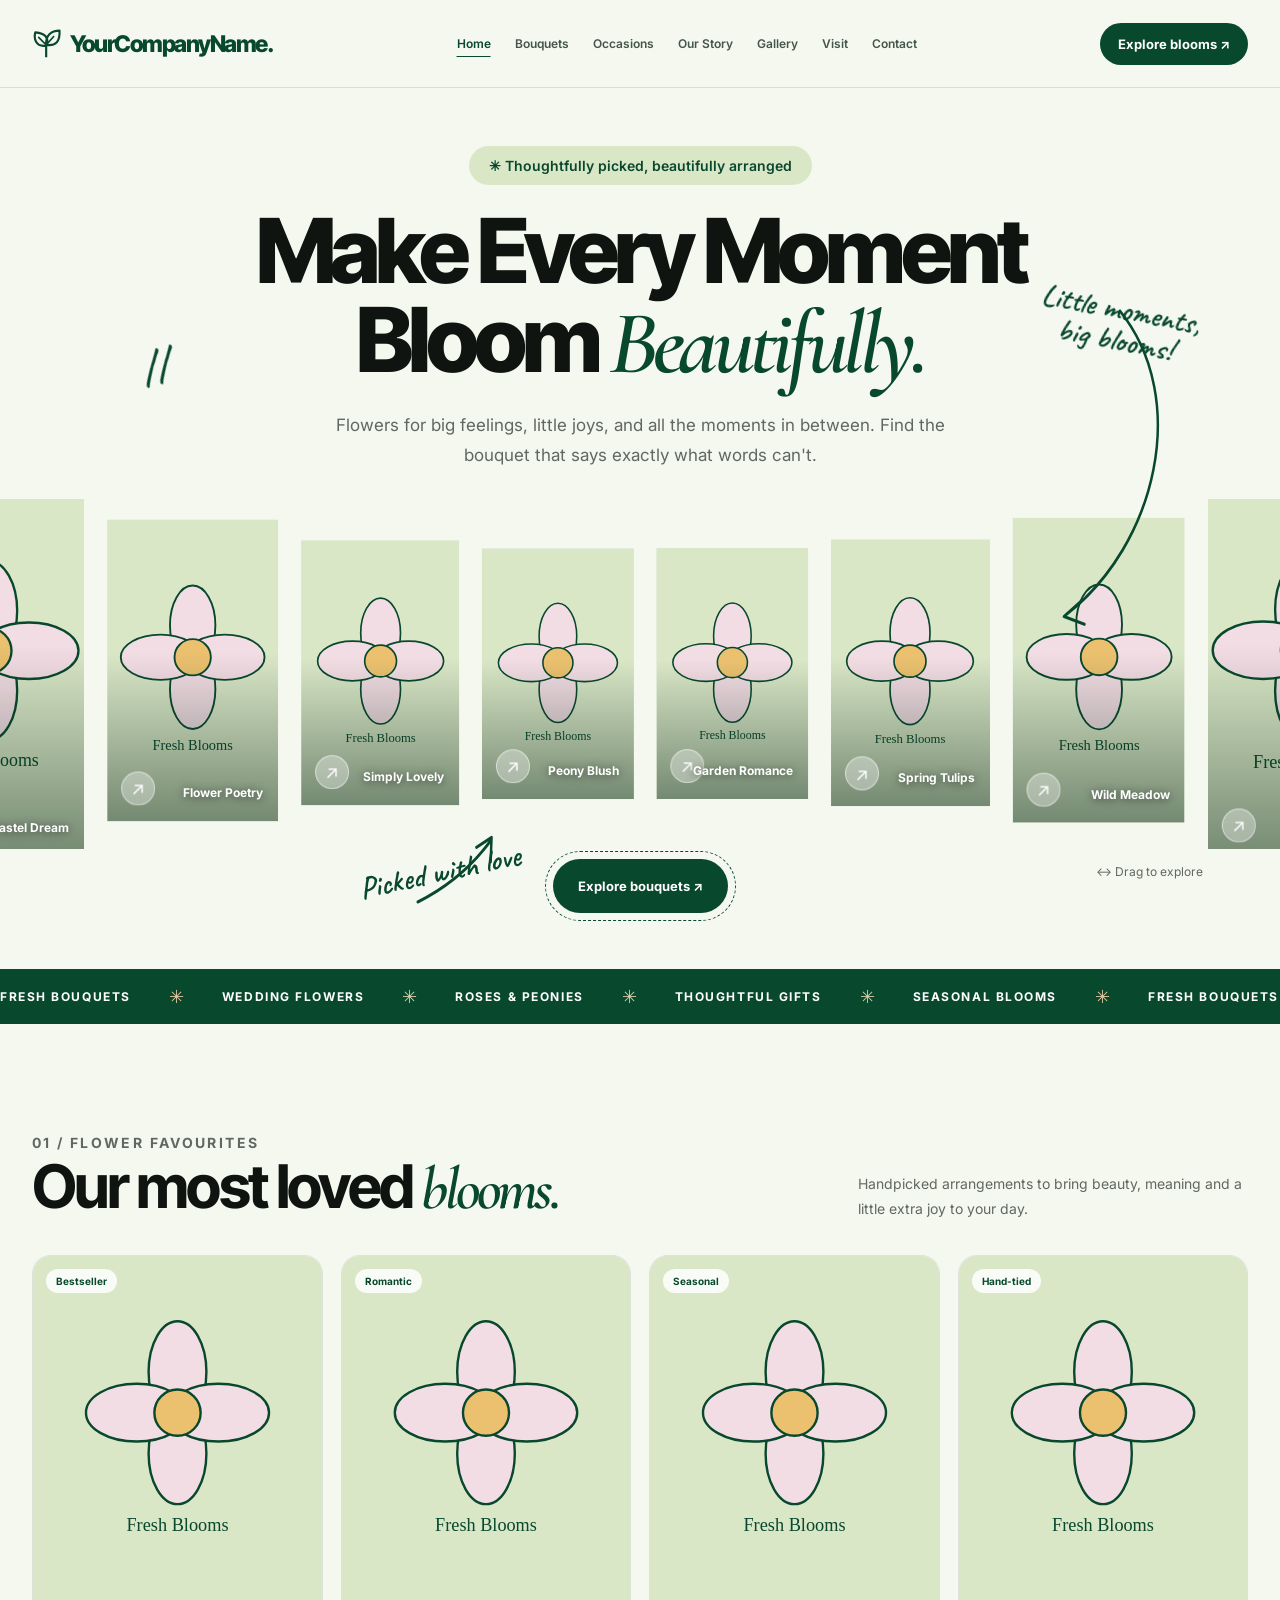
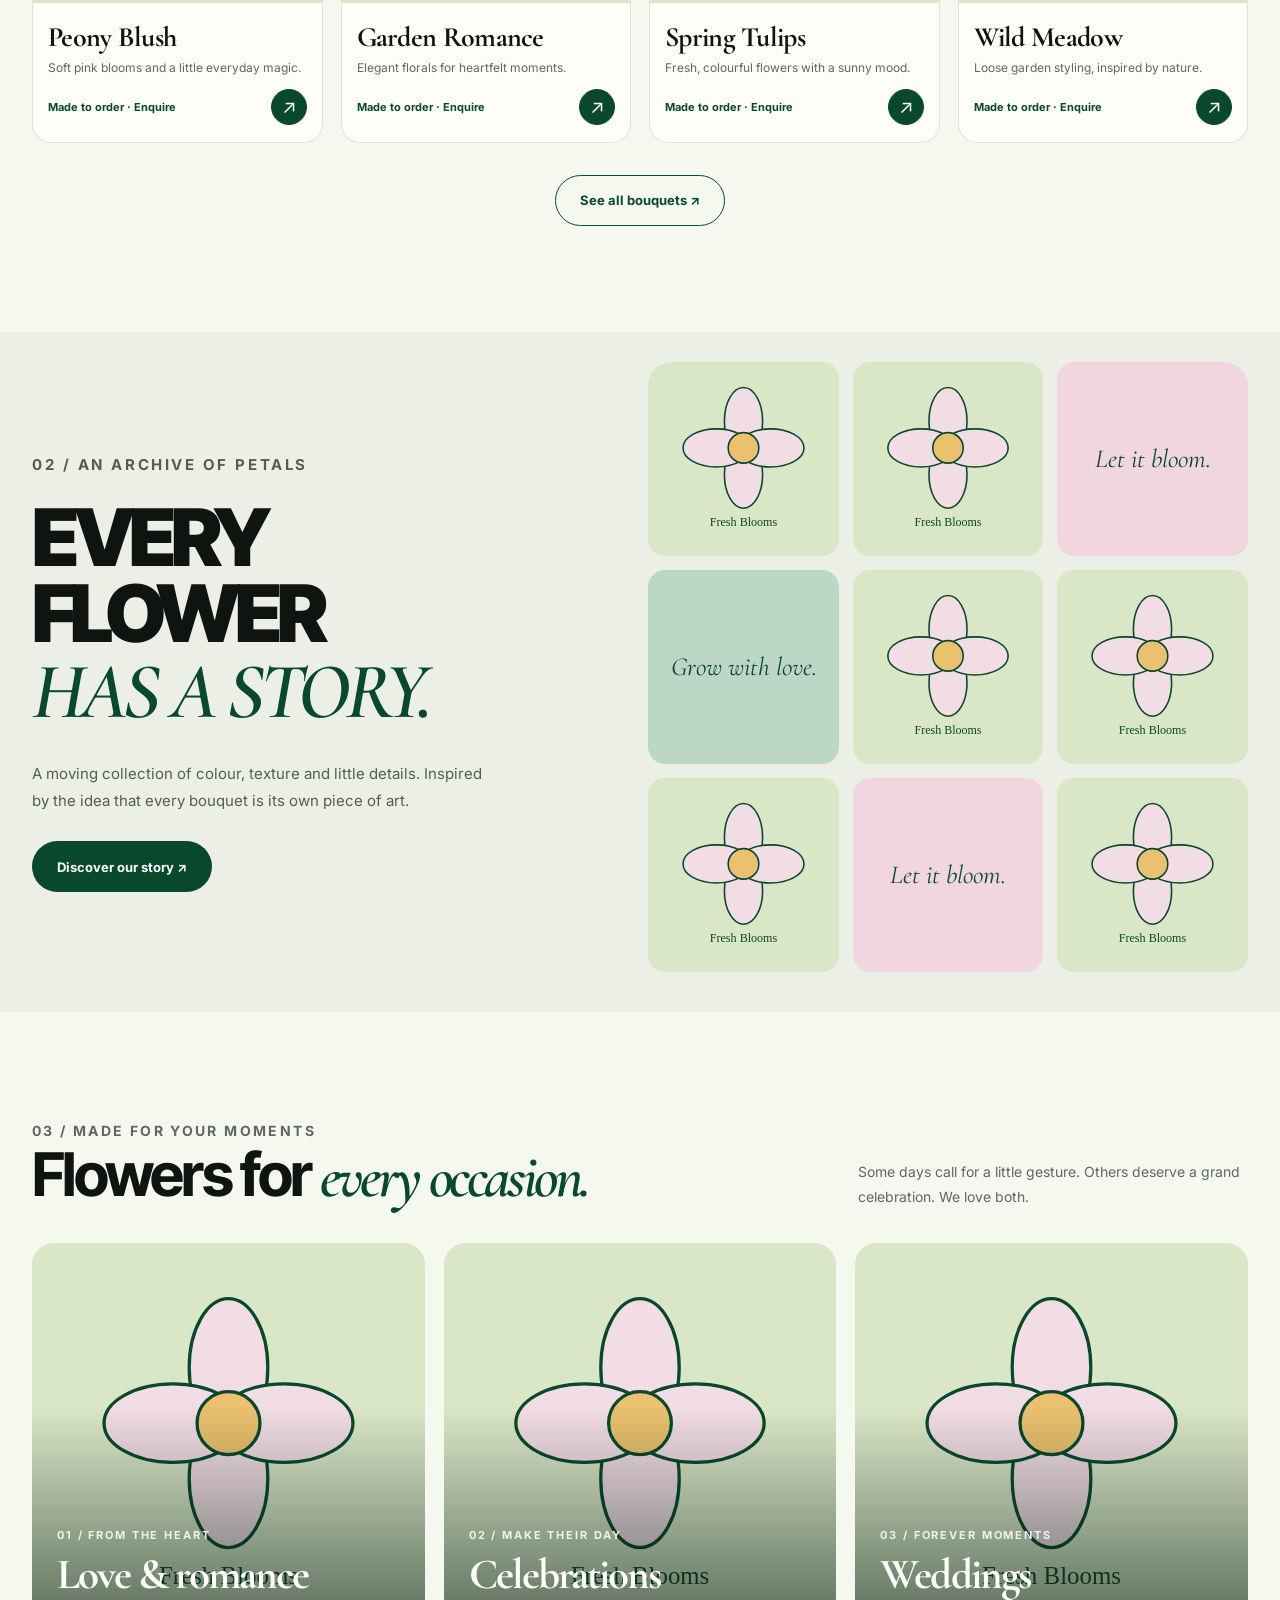
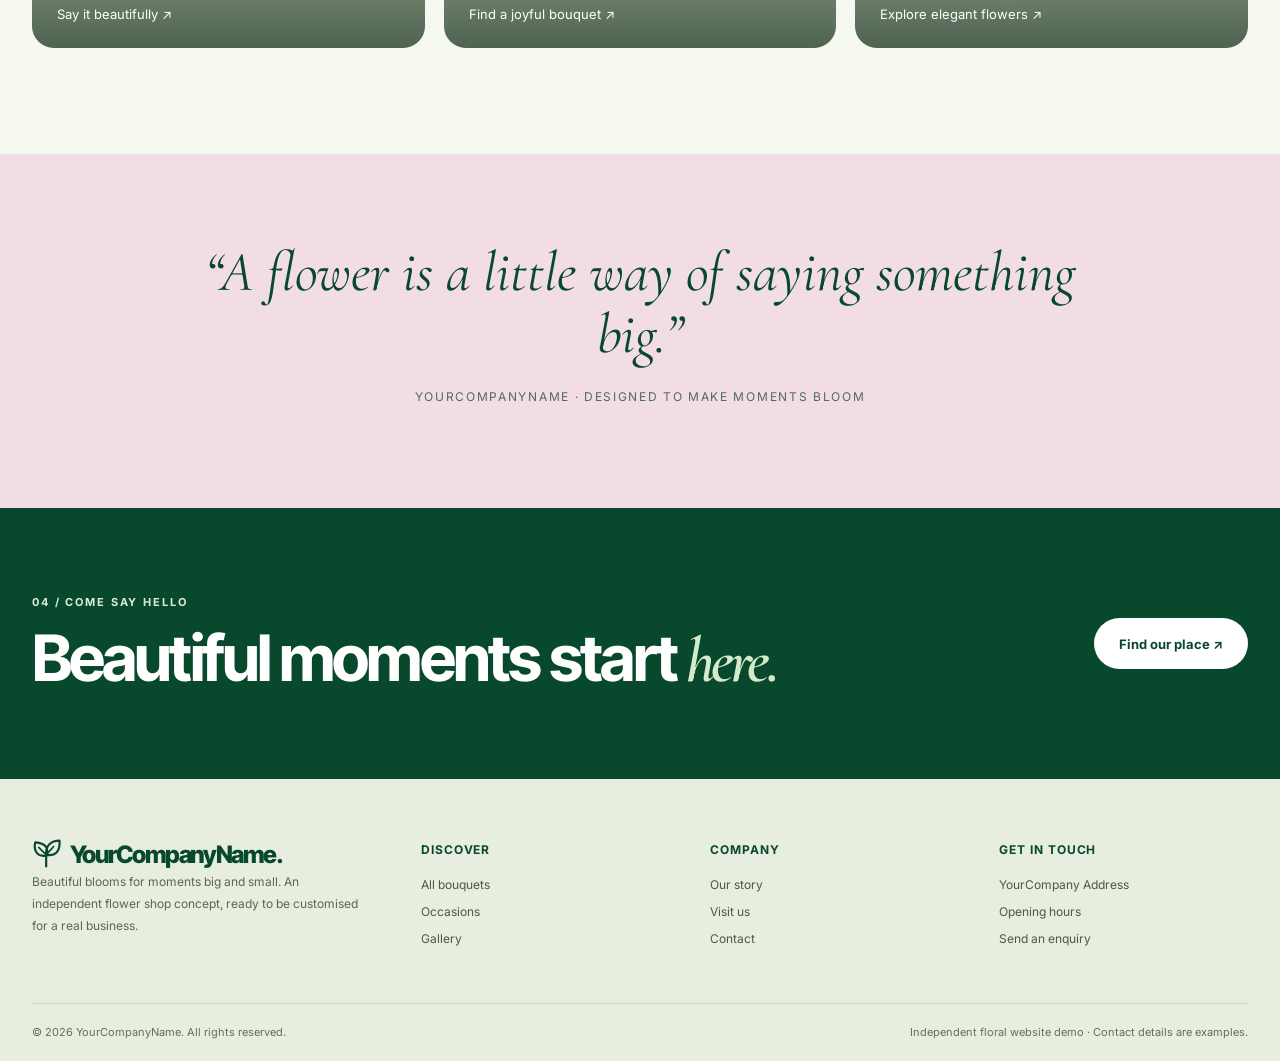
<file: index.html>
<!doctype html>
<html lang="en">
<head>
  <meta charset="utf-8">
  <meta name="viewport" content="width=device-width, initial-scale=1, viewport-fit=cover">
  <meta name="theme-color" content="#F5F8EF">
  <meta name="description" content="Discover flowers for life's little and big moments. Interactive floral boutique concept.">
  <title>Home | YourCompanyName Flowers</title>

  <link rel="preconnect" href="https://fonts.googleapis.com">
  <link rel="preconnect" href="https://fonts.gstatic.com" crossorigin>
  <link rel="preconnect" href="https://images.unsplash.com">
  <link rel="stylesheet" href="style.css">
  <script src="script.js" defer></script>
</head>

<body data-page="home">
  <header id="siteHeader"></header>

  <main id="main">
    <section class="hero-main">
      <div class="container hero-top">
        <span class="pill">✳ Thoughtfully picked, beautifully arranged</span>

        <h1>
          <span class="line">Make Every Moment</span>
          <span class="line">Bloom <em class="serif">Beautifully.</em></span>
        </h1>

        <p class="intro">
          Flowers for big feelings, little joys, and all the moments in
          between. Find the bouquet that says exactly what words can't.
        </p>

        <span class="hand-note note-left">//</span>
        <span class="hand-note note-right">
          Little moments,<br>big blooms!
        </span>
      </div>

      <svg class="doodle" viewBox="0 0 1440 790"
           preserveAspectRatio="none" aria-hidden="true">
        <path class="draw-line"
              d="M1260 200 C1340 280 1300 410 1200 472 M1218 459 L1197 474 L1220 481"/>
        <path class="draw-line"
              d="M470 730 Q520 710 552 675 M536 681 L553 672 L552 694"/>
      </svg>

      <div class="arc-band" id="arcBand"
           aria-label="Drag or swipe to browse flower bouquets">
        <div class="arc-desktop" id="arcDesktop"></div>
        <div class="arc-mobile" id="arcMobile"></div>
      </div>

      <div class="hero-bottom">
        <span class="hand-note note-bottom">Picked with love</span>

        <div class="dashed-cta">
          <a href="bouquets.html" class="btn btn-primary">
            Explore bouquets ↗
          </a>
        </div>

        <span class="hero-mini">↔ Drag to explore</span>
      </div>
    </section>

    <div class="ticker" aria-label="Flower shop specialties">
      <div class="ticker-run" id="tickerRun">
        <div class="ticker-group">
          <span>Fresh bouquets</span><b>✳</b>
          <span>Wedding flowers</span><b>✳</b>
          <span>Roses & peonies</span><b>✳</b>
          <span>Thoughtful gifts</span><b>✳</b>
          <span>Seasonal blooms</span><b>✳</b>
        </div>
      </div>
    </div>

    <section class="section container">
      <div class="section-heading reveal">
        <div>
          <p class="eyebrow">01 / Flower favourites</p>
          <h2>Our most loved <em class="serif">blooms.</em></h2>
        </div>

        <p>
          Handpicked arrangements to bring beauty, meaning
          and a little extra joy to your day.
        </p>
      </div>

      <div id="featuredGrid"></div>

      <div class="section-actions">
        <a href="bouquets.html" class="btn btn-outline">
          See all bouquets ↗
        </a>
      </div>
    </section>

    <section class="editorial-section">
      <div class="container editorial-layout">
        <div class="editorial-copy reveal">
          <p class="eyebrow">02 / An archive of petals</p>

          <h2>
            Every<br>
            flower<br>
            <em class="serif">has a story.</em>
          </h2>

          <p>
            A moving collection of colour, texture and little details.
            Inspired by the idea that every bouquet is its own piece of art.
          </p>

          <a href="story.html" class="btn btn-primary">
            Discover our story ↗
          </a>
        </div>

        <div class="mosaic" data-mosaic
             aria-label="Moving mosaic of flower photos"></div>
      </div>
    </section>

    <section class="section container">
      <div class="section-heading reveal">
        <div>
          <p class="eyebrow">03 / Made for your moments</p>
          <h2>Flowers for <em class="serif">every occasion.</em></h2>
        </div>

        <p>
          Some days call for a little gesture.
          Others deserve a grand celebration. We love both.
        </p>
      </div>

      <div class="occasion-grid">
        <a class="occasion-card reveal"
           href="bouquets.html?category=romance">
          <img
            src="https://images.unsplash.com/photo-1508615070457-7baeba4003ab?auto=format&fit=crop&w=800&h=900&q=78"
            loading="lazy"
            decoding="async"
            alt="Roses for a romantic occasion"
          >
          <div class="occasion-copy">
            <span class="eyebrow">01 / From the heart</span>
            <h3>Love & romance</h3>
            <p>Say it beautifully ↗</p>
          </div>
        </a>

        <a class="occasion-card reveal"
           href="bouquets.html?category=celebration">
          <img
            src="https://images.unsplash.com/photo-1519378058457-4c29a0a2efac?auto=format&fit=crop&w=800&h=900&q=78"
            loading="lazy"
            decoding="async"
            alt="Colourful flowers for a celebration"
          >
          <div class="occasion-copy">
            <span class="eyebrow">02 / Make their day</span>
            <h3>Celebrations</h3>
            <p>Find a joyful bouquet ↗</p>
          </div>
        </a>

        <a class="occasion-card reveal"
           href="bouquets.html?category=wedding">
          <img
            src="https://images.unsplash.com/photo-1487530811176-3780de880c2d?auto=format&fit=crop&w=800&h=900&q=78"
            loading="lazy"
            decoding="async"
            alt="Wedding and event flowers"
          >
          <div class="occasion-copy">
            <span class="eyebrow">03 / Forever moments</span>
            <h3>Weddings</h3>
            <p>Explore elegant flowers ↗</p>
          </div>
        </a>
      </div>
    </section>

    <section class="quote-strip">
      <blockquote>
        “A flower is a little way of saying something <em>big.</em>”
      </blockquote>
      <p>YourCompanyName · Designed to make moments bloom</p>
    </section>

    <section class="bottom-cta">
      <div class="container">
        <div>
          <p class="eyebrow light">04 / Come say hello</p>
          <h2>Beautiful moments start <span class="serif">here.</span></h2>
        </div>

        <a class="btn btn-white" href="visit.html">
          Find our place ↗
        </a>
      </div>
    </section>
  </main>

  <footer id="siteFooter"></footer>
  <dialog id="flowerDialog" aria-label="Flower details"></dialog>
</body>
</html>
</file>
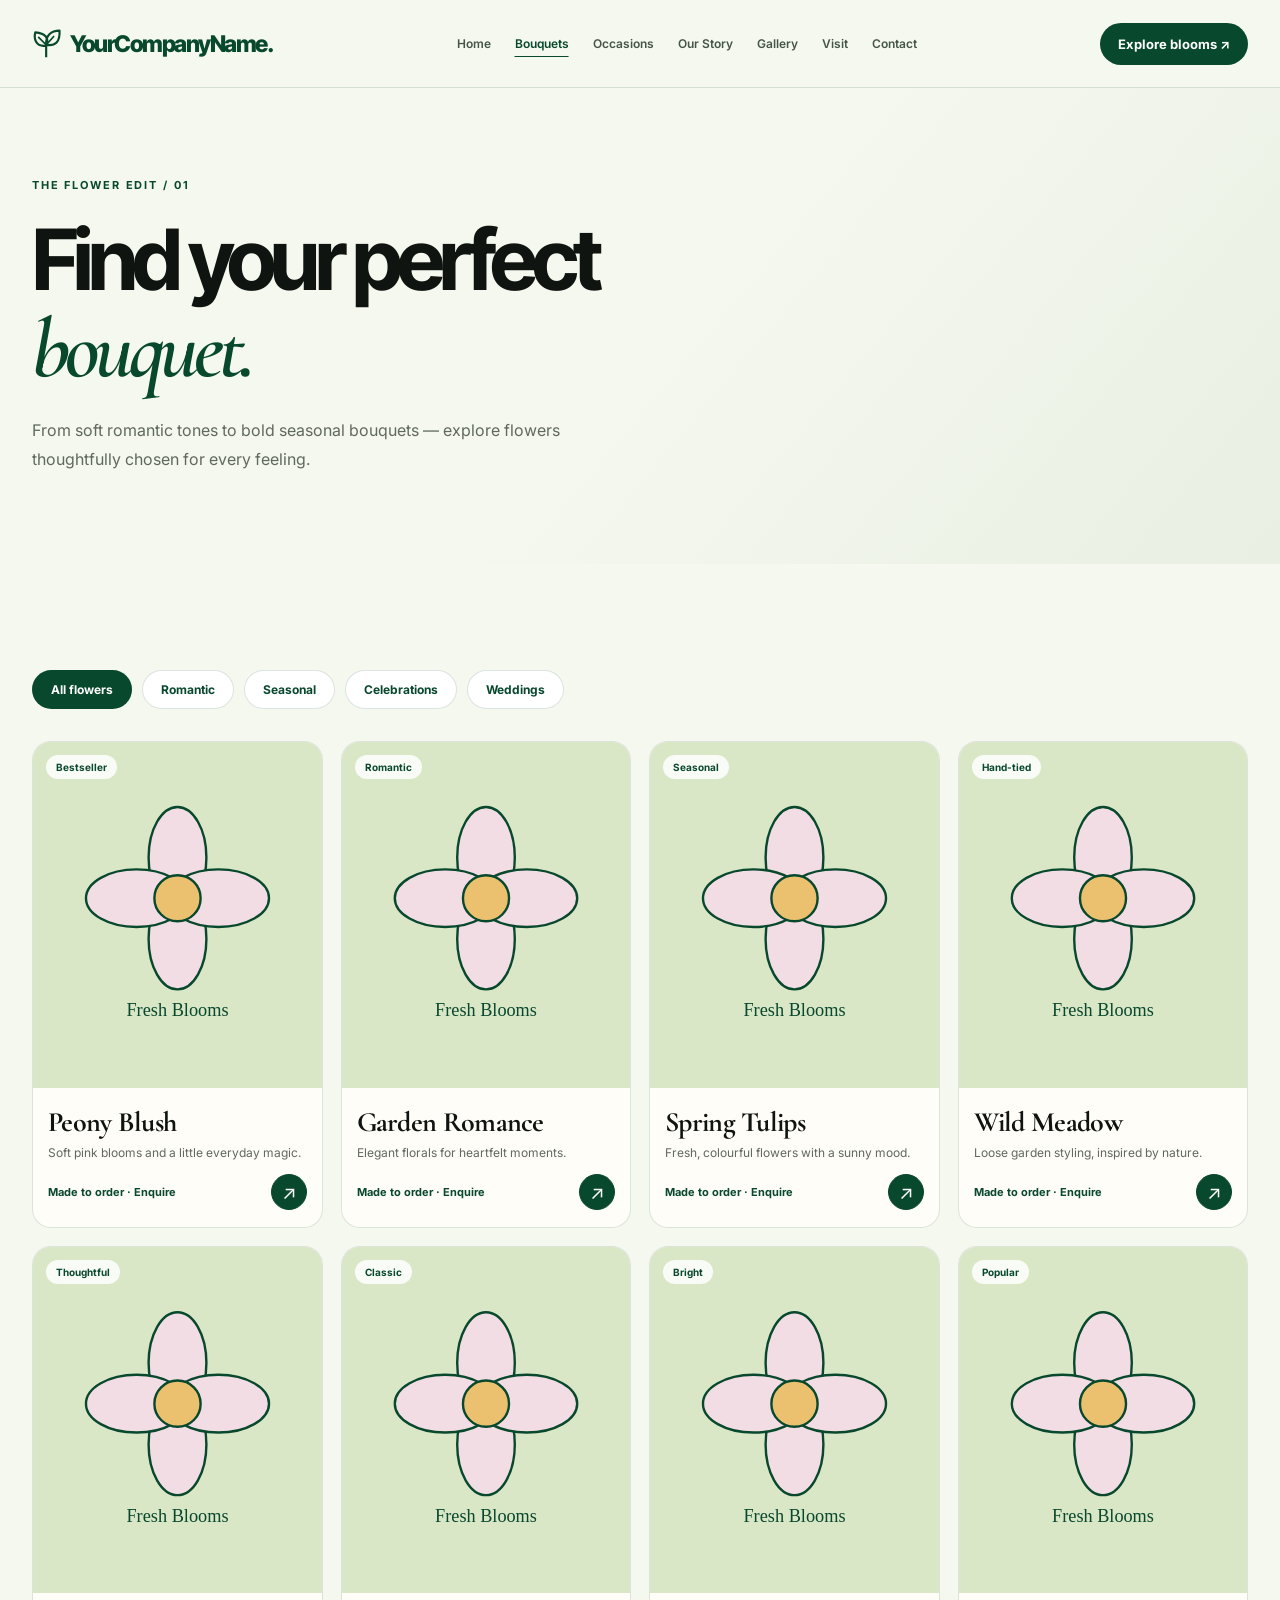
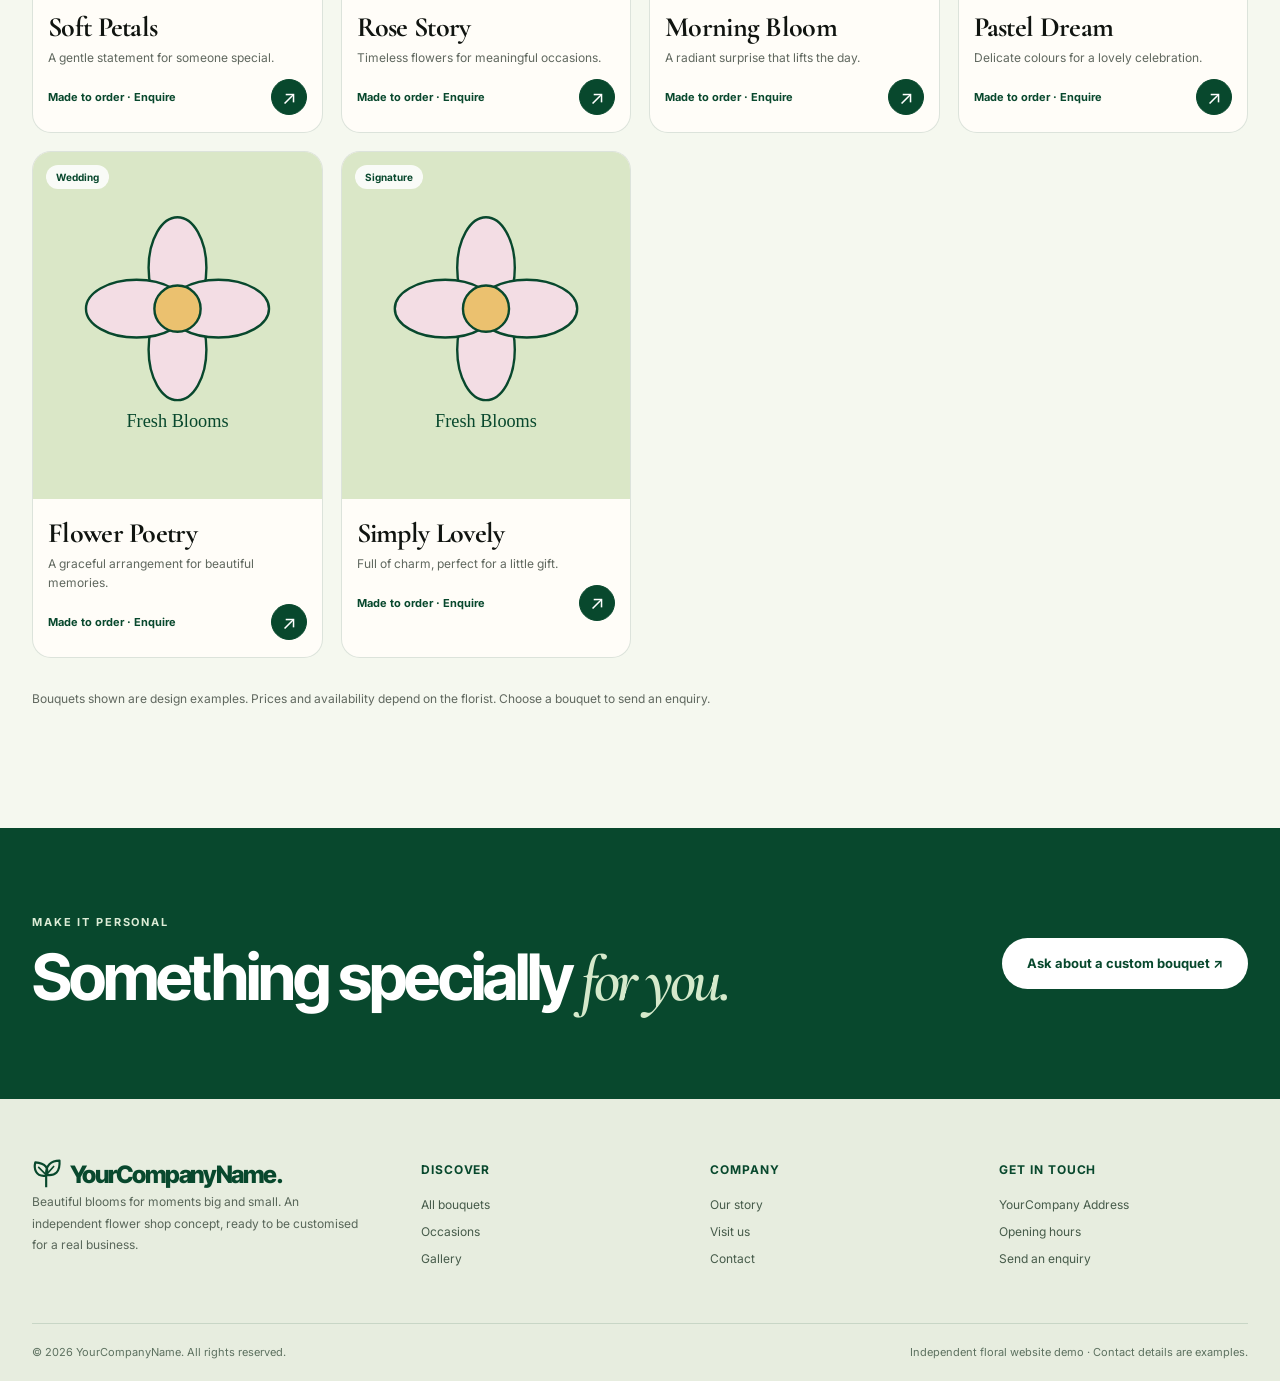
<file: bouquets.html>
<!doctype html>
<html lang="en">
<head>
  <meta charset="utf-8">
  <meta name="viewport" content="width=device-width, initial-scale=1, viewport-fit=cover">
  <meta name="theme-color" content="#F5F8EF">
  <meta name="description" content="Browse beautiful floral arrangements, roses, seasonal bouquets and wedding blooms.">
  <title>Bouquets | YourCompanyName Flowers</title>
  <link rel="preconnect" href="https://fonts.googleapis.com">
  <link rel="preconnect" href="https://fonts.gstatic.com" crossorigin>
  <link rel="preconnect" href="https://images.unsplash.com">
  <link rel="stylesheet" href="style.css">
  <script src="script.js" defer></script>
</head>

<body data-page="bouquets">
  <header id="siteHeader"></header>

  <main id="main">
    <section class="page-hero">
      <div class="container">
        <p class="eyebrow">The flower edit / 01</p>
        <h1>Find your perfect<br><em class="serif">bouquet.</em></h1>
        <p>
          From soft romantic tones to bold seasonal bouquets —
          explore flowers thoughtfully chosen for every feeling.
        </p>
      </div>
    </section>

    <section class="section container">
      <div class="filter-bar" id="filterBar"
           role="group" aria-label="Filter bouquets">
        <button class="filter-btn" type="button"
                data-filter="all" aria-pressed="true">All flowers</button>
        <button class="filter-btn" type="button"
                data-filter="romance" aria-pressed="false">Romantic</button>
        <button class="filter-btn" type="button"
                data-filter="seasonal" aria-pressed="false">Seasonal</button>
        <button class="filter-btn" type="button"
                data-filter="celebration" aria-pressed="false">Celebrations</button>
        <button class="filter-btn" type="button"
                data-filter="wedding" aria-pressed="false">Weddings</button>
      </div>

      <div id="bouquetGrid"></div>

      <p class="info-note">
        Bouquets shown are design examples. Prices and availability depend
        on the florist. Choose a bouquet to send an enquiry.
      </p>
    </section>

    <section class="bottom-cta">
      <div class="container">
        <div>
          <p class="eyebrow light">Make it personal</p>
          <h2>Something specially <span class="serif">for you.</span></h2>
        </div>

        <a href="contact.html" class="btn btn-white">
          Ask about a custom bouquet ↗
        </a>
      </div>
    </section>
  </main>

  <footer id="siteFooter"></footer>
  <dialog id="flowerDialog" aria-label="Flower details"></dialog>
</body>
</html>
</file>
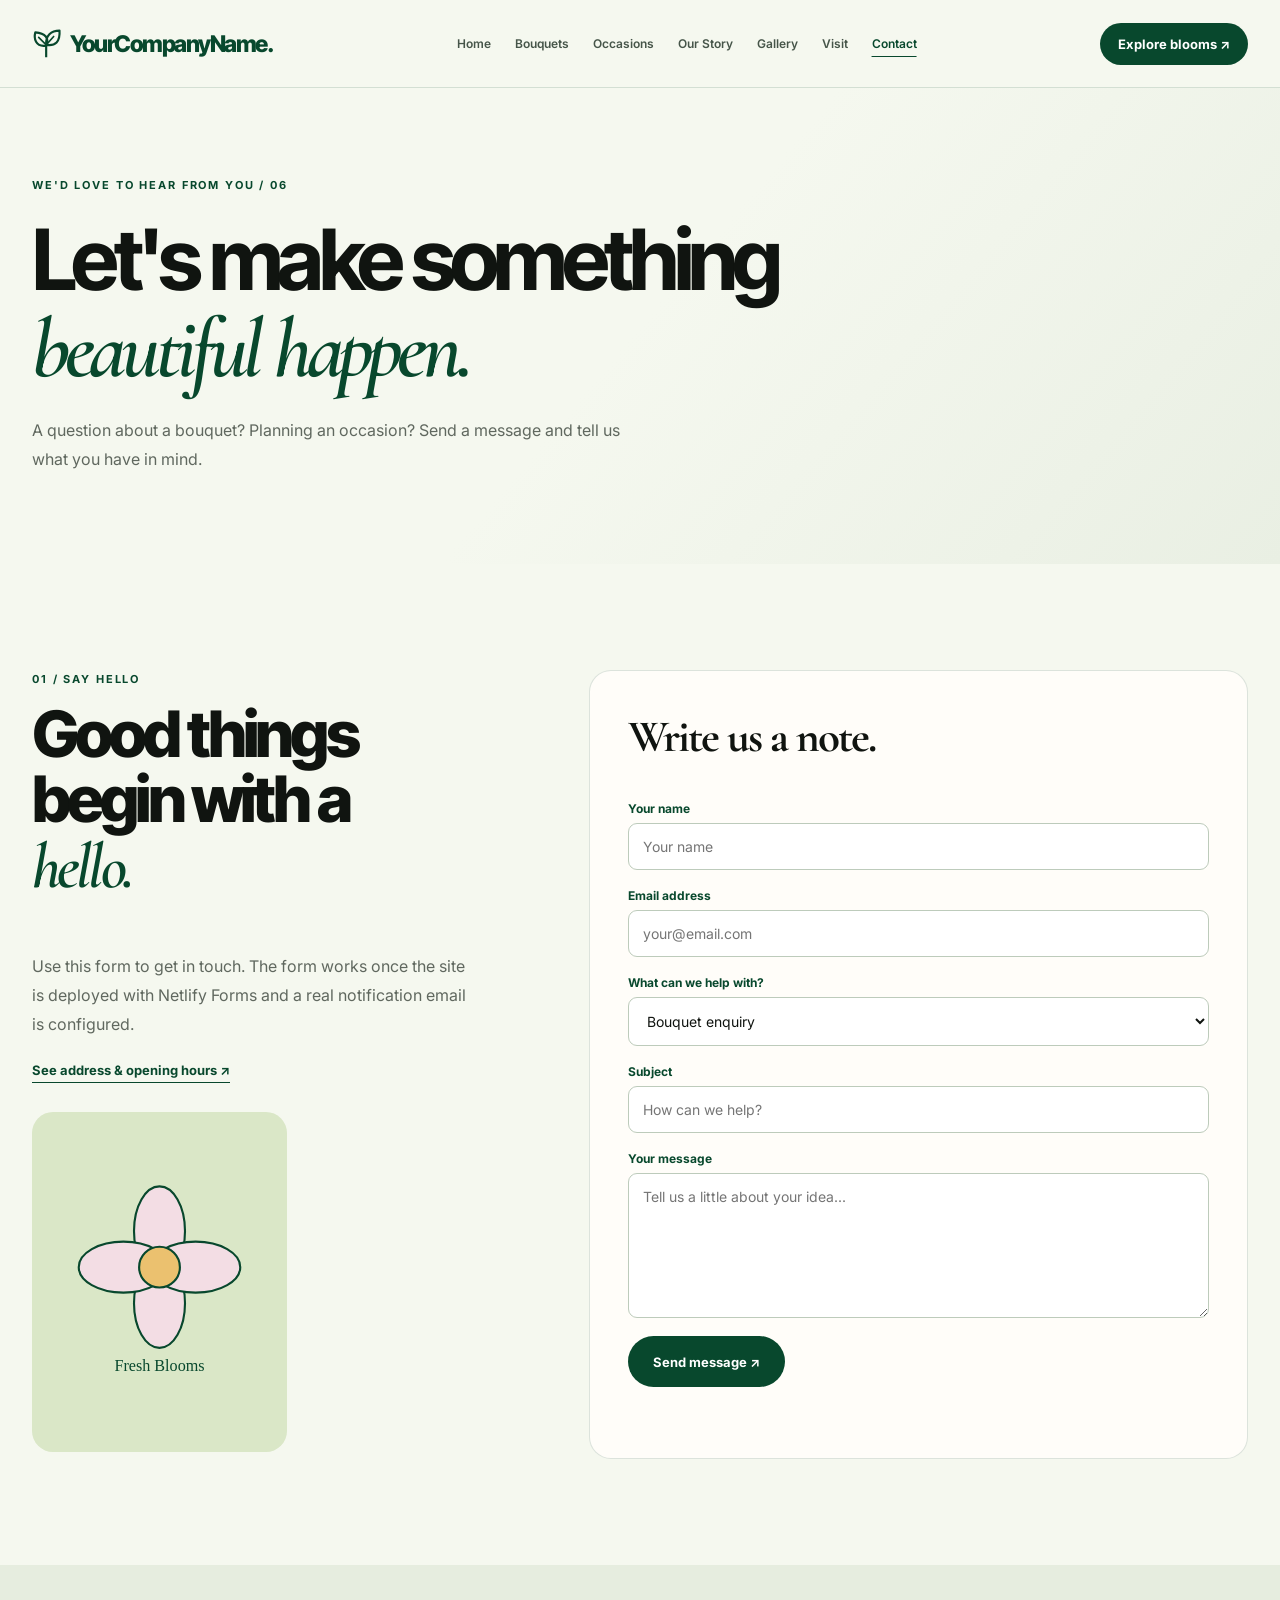
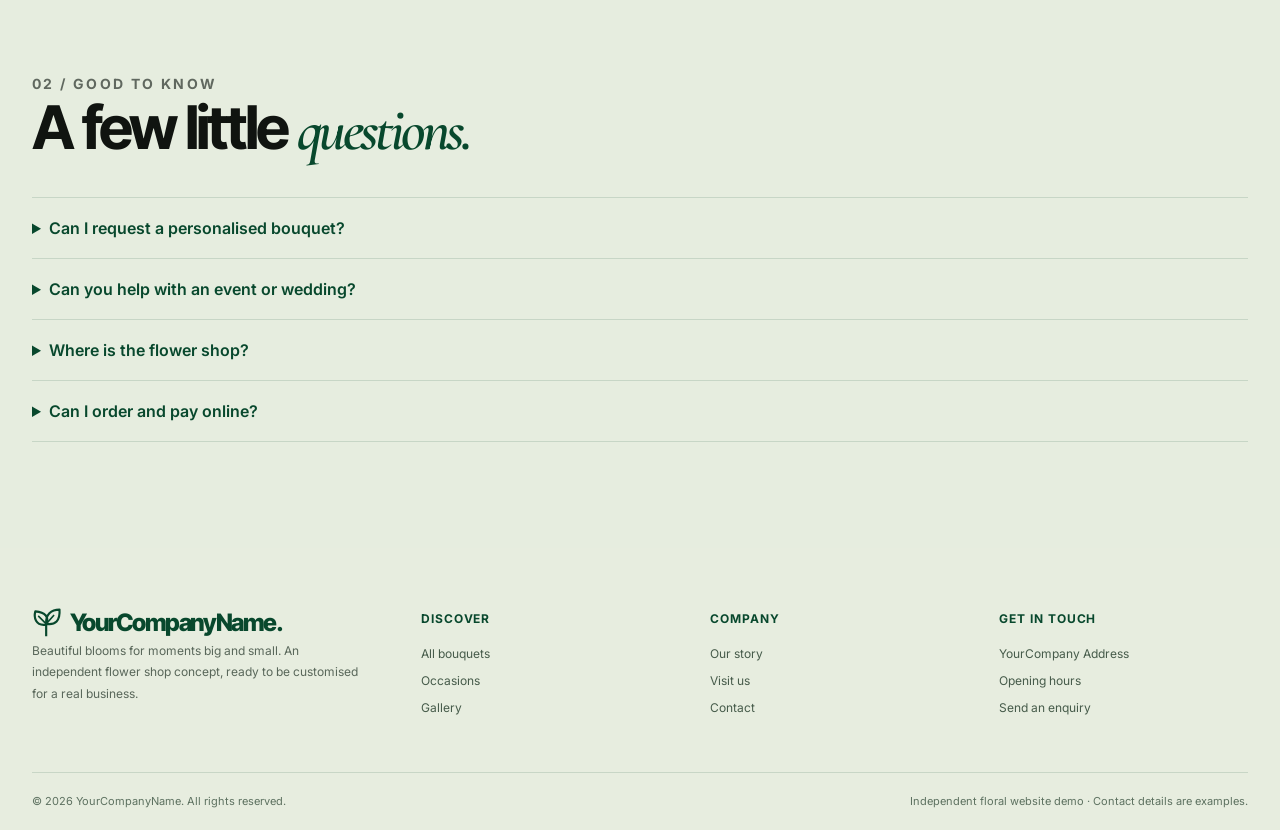
<file: contact.html>
<!doctype html>
<html lang="en">
<head>
  <meta charset="utf-8">
  <meta name="viewport" content="width=device-width, initial-scale=1, viewport-fit=cover">
  <meta name="theme-color" content="#F5F8EF">
  <meta name="description" content="Send an inquiry about bouquets, floral arrangements and special occasions.">
  <title>Contact | YourCompanyName Flowers</title>
  <link rel="preconnect" href="https://fonts.googleapis.com">
  <link rel="preconnect" href="https://fonts.gstatic.com" crossorigin>
  <link rel="stylesheet" href="style.css">
  <script src="script.js" defer></script>
</head>
<body data-page="contact">
  <header id="siteHeader"></header>

  <main id="main">
    <section class="page-hero">
      <div class="container">
        <p class="eyebrow">We'd love to hear from you / 06</p>
        <h1>Let's make something<br><em class="serif">beautiful happen.</em></h1>
        <p>A question about a bouquet? Planning an occasion? Send a message and tell us what you have in mind.</p>
      </div>
    </section>

    <section class="section container">
      <div class="contact-grid">
        <div>
          <p class="eyebrow">01 / Say hello</p>
          <h2 class="display" style="font-size:clamp(46px,5vw,65px)">
            Good things<br>begin with a<br>
            <em class="serif">hello.</em>
          </h2>

          <p style="color:var(--muted);max-width:440px">
            Use this form to get in touch. The form works once the site is
            deployed with Netlify Forms and a real notification email is configured.
          </p>

          <p>
            <a class="text-link" href="visit.html">
              See address & opening hours ↗
            </a>
          </p>

          <img
            class="contact-side-image"
            src="https://images.unsplash.com/photo-1457089328109-e5d9bd499191?auto=format&fit=crop&w=850&h=700&q=78"
            loading="lazy"
            alt="Soft bouquet flowers"
          >
        </div>

        <div class="contact-panel">
          <h2>Write us a note.</h2>

          <form
            id="inquiryForm"
            name="inquiry"
            method="POST"
            action="/thanks.html"
            data-netlify="true"
            netlify-honeypot="bot-field"
          >
            <input type="hidden" name="form-name" value="inquiry">

            <p class="sr-only">
              <label>
                Leave this blank
                <input type="text" name="bot-field"
                       tabindex="-1" autocomplete="off">
              </label>
            </p>

            <div class="form-field">
              <label for="senderName">Your name</label>
              <input
                id="senderName"
                type="text"
                name="name"
                maxlength="90"
                autocomplete="name"
                required
                placeholder="Your name"
              >
            </div>

            <div class="form-field">
              <label for="senderEmail">Email address</label>
              <input
                id="senderEmail"
                type="email"
                name="email"
                maxlength="160"
                autocomplete="email"
                required
                placeholder="your@email.com"
              >
            </div>

            <div class="form-field">
              <label for="senderTopic">What can we help with?</label>
              <select id="senderTopic" name="topic">
                <option value="Bouquet enquiry">Bouquet enquiry</option>
                <option value="Custom flowers">Custom flowers</option>
                <option value="Wedding / event">Wedding / event</option>
                <option value="General question">General question</option>
              </select>
            </div>

            <div class="form-field">
              <label for="senderSubject">Subject</label>
              <input
                id="senderSubject"
                type="text"
                name="subject"
                maxlength="110"
                required
                placeholder="How can we help?"
              >
            </div>

            <div class="form-field">
              <label for="senderMessage">Your message</label>
              <textarea
                id="senderMessage"
                name="message"
                minlength="10"
                maxlength="2500"
                required
                placeholder="Tell us a little about your idea..."
              ></textarea>
            </div>

            <button type="submit" class="btn btn-primary">
              Send message ↗
            </button>

            <p class="form-status" id="formStatus" role="status"></p>
          </form>
        </div>
      </div>
    </section>

    <section class="section" style="background:#e6eddf">
      <div class="container">
        <div class="section-heading">
          <div>
            <p class="eyebrow">02 / Good to know</p>
            <h2>A few little <em class="serif">questions.</em></h2>
          </div>
        </div>

        <div class="faq">
          <details>
            <summary>Can I request a personalised bouquet?</summary>
            <p>Yes. Send your preferred colours, occasion and inspiration through the contact form.</p>
          </details>

          <details>
            <summary>Can you help with an event or wedding?</summary>
            <p>Use the Wedding / event topic when you contact us. Details for a real florist can be added before launch.</p>
          </details>

          <details>
            <summary>Where is the flower shop?</summary>
            <p>The demo shows YourCompany Address. See the Visit page for a placeholder map and opening hours.</p>
          </details>

          <details>
            <summary>Can I order and pay online?</summary>
            <p>This version is a showcase with an enquiry form, not an online payment system.</p>
          </details>
        </div>
      </div>
    </section>
  </main>

  <footer id="siteFooter"></footer>
  <dialog id="flowerDialog" aria-label="Flower details"></dialog>
</body>
</html>
</file>
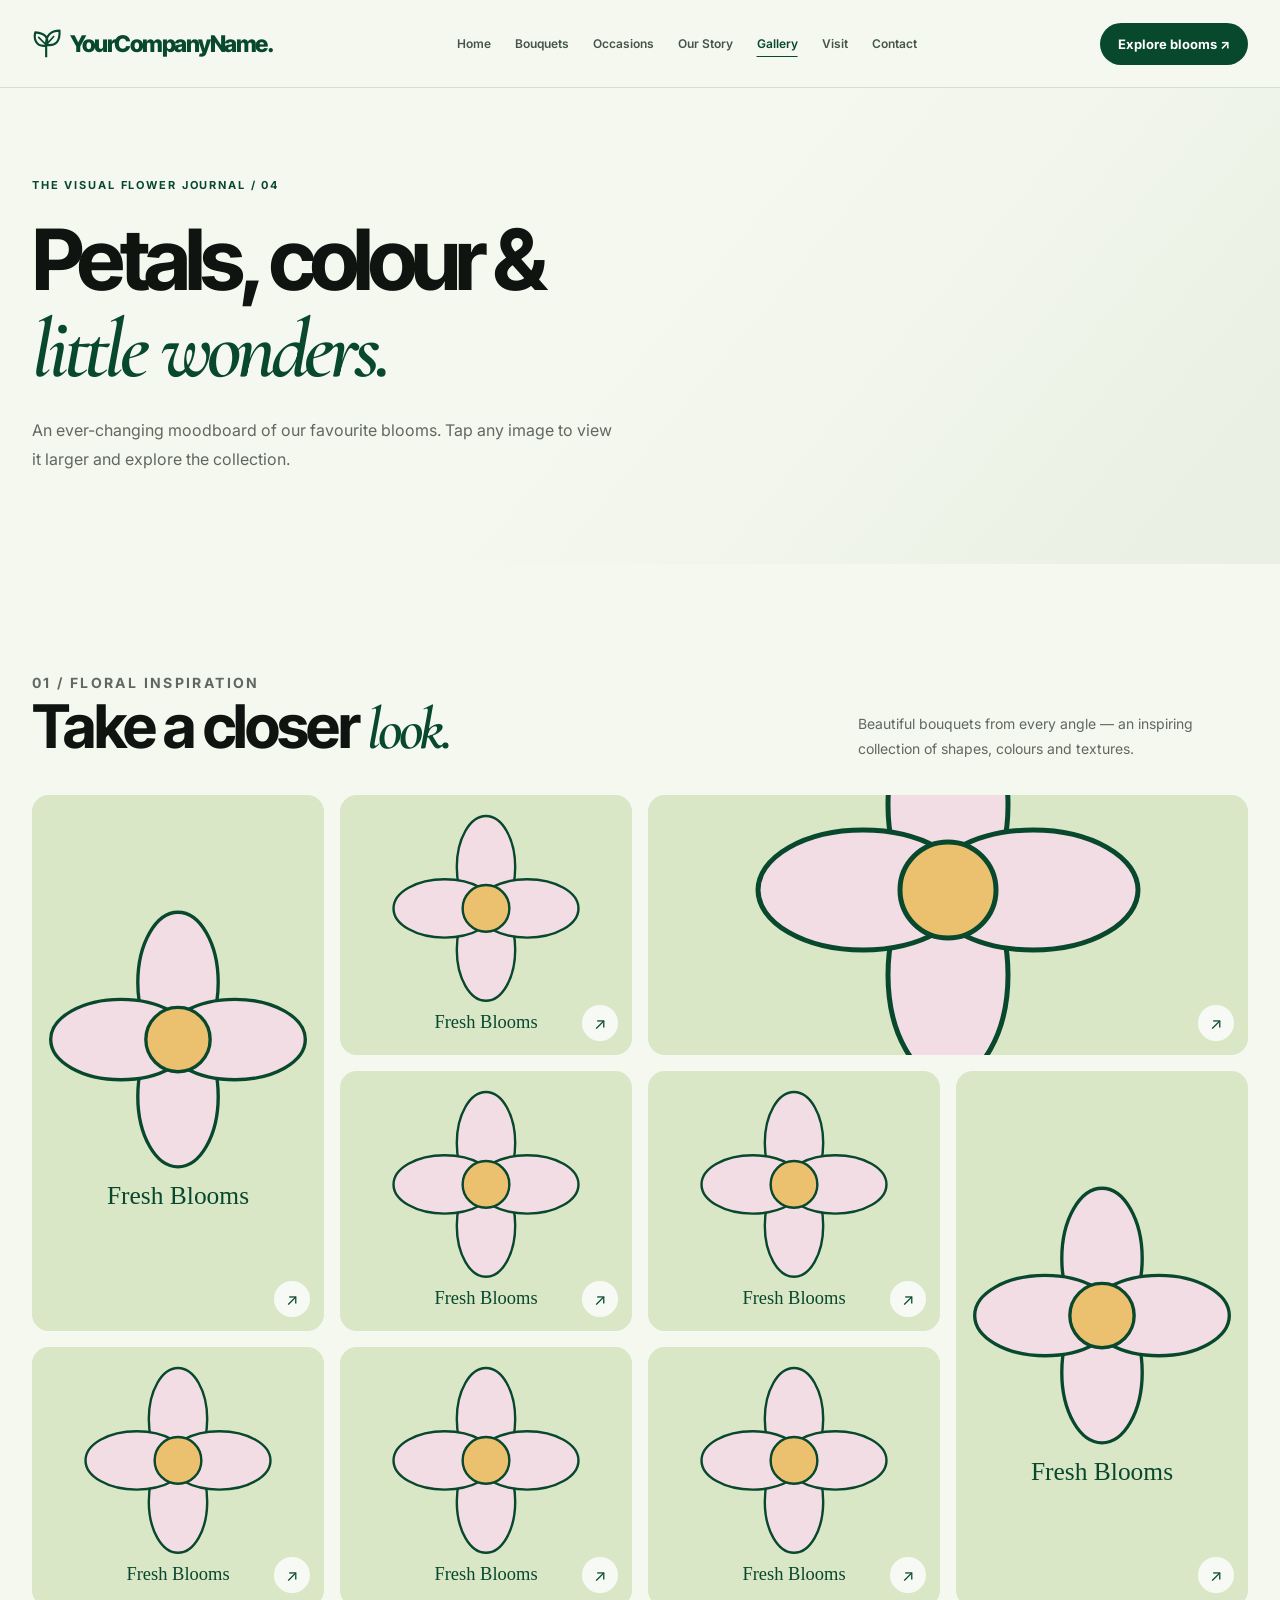
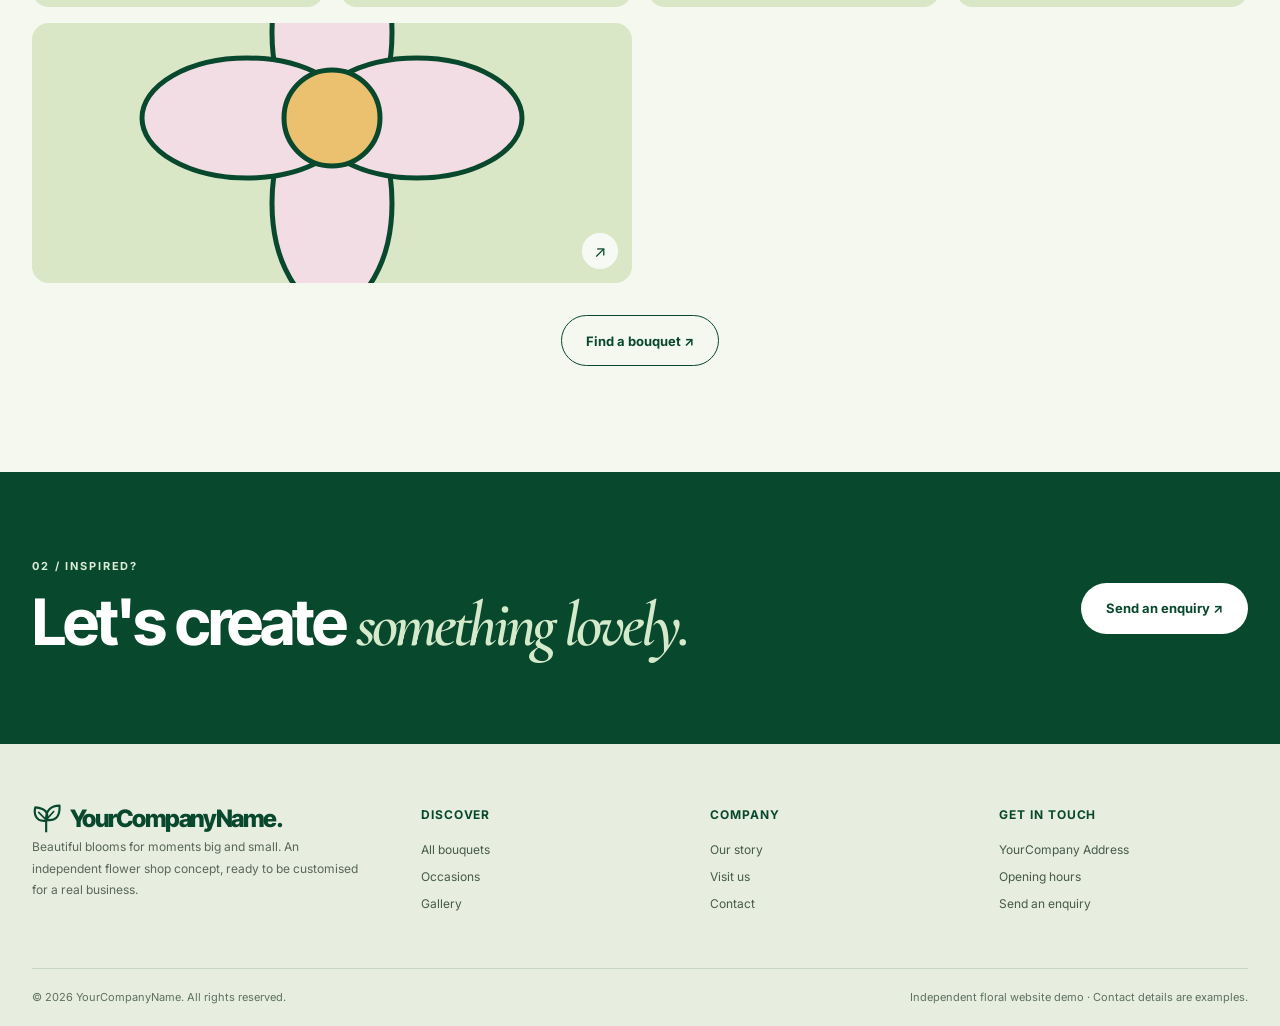
<file: gallery.html>
<!doctype html>
<html lang="en">
<head>
  <meta charset="utf-8">
  <meta name="viewport" content="width=device-width, initial-scale=1, viewport-fit=cover">
  <meta name="theme-color" content="#F5F8EF">
  <meta name="description" content="A visual collection of flowers, bouquets and floral inspiration.">
  <title>Gallery | YourCompanyName Flowers</title>
  <link rel="preconnect" href="https://fonts.googleapis.com">
  <link rel="preconnect" href="https://fonts.gstatic.com" crossorigin>
  <link rel="preconnect" href="https://images.unsplash.com">
  <link rel="stylesheet" href="style.css">
  <script src="script.js" defer></script>
</head>
<body data-page="gallery">
  <header id="siteHeader"></header>

  <main id="main">
    <section class="page-hero">
      <div class="container">
        <p class="eyebrow">The visual flower journal / 04</p>
        <h1>Petals, colour &<br><em class="serif">little wonders.</em></h1>
        <p>An ever-changing moodboard of our favourite blooms. Tap any image to view it larger and explore the collection.</p>
      </div>
    </section>

    <section class="section container">
      <div class="section-heading">
        <div>
          <p class="eyebrow">01 / Floral inspiration</p>
          <h2>Take a closer <em class="serif">look.</em></h2>
        </div>
        <p>Beautiful bouquets from every angle — an inspiring collection of shapes, colours and textures.</p>
      </div>

      <div id="galleryGrid"></div>

      <div class="section-actions">
        <a class="btn btn-outline" href="bouquets.html">Find a bouquet ↗</a>
      </div>
    </section>

    <section class="bottom-cta">
      <div class="container">
        <div>
          <p class="eyebrow light">02 / Inspired?</p>
          <h2>Let's create <span class="serif">something lovely.</span></h2>
        </div>
        <a class="btn btn-white" href="contact.html">Send an enquiry ↗</a>
      </div>
    </section>
  </main>

  <footer id="siteFooter"></footer>
  <dialog id="flowerDialog" aria-label="Flower details"></dialog>
</body>
</html>
</file>
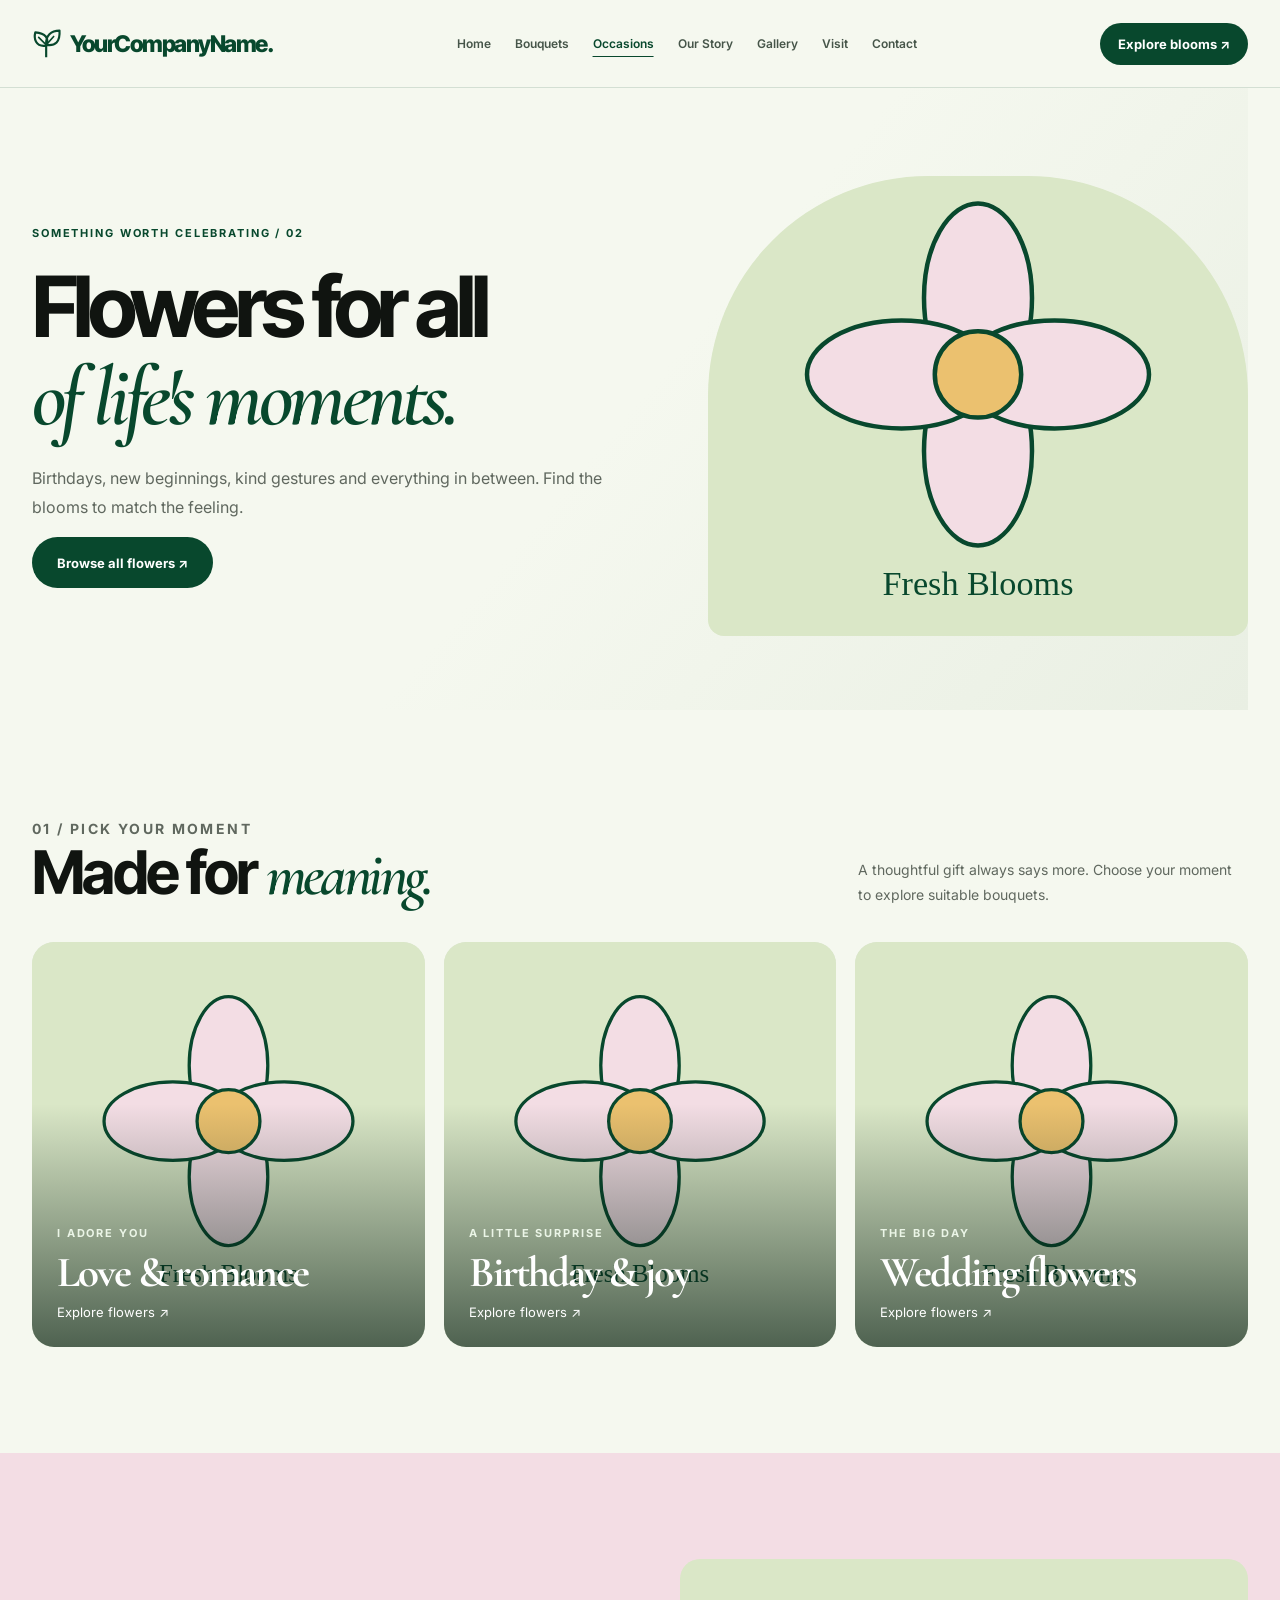
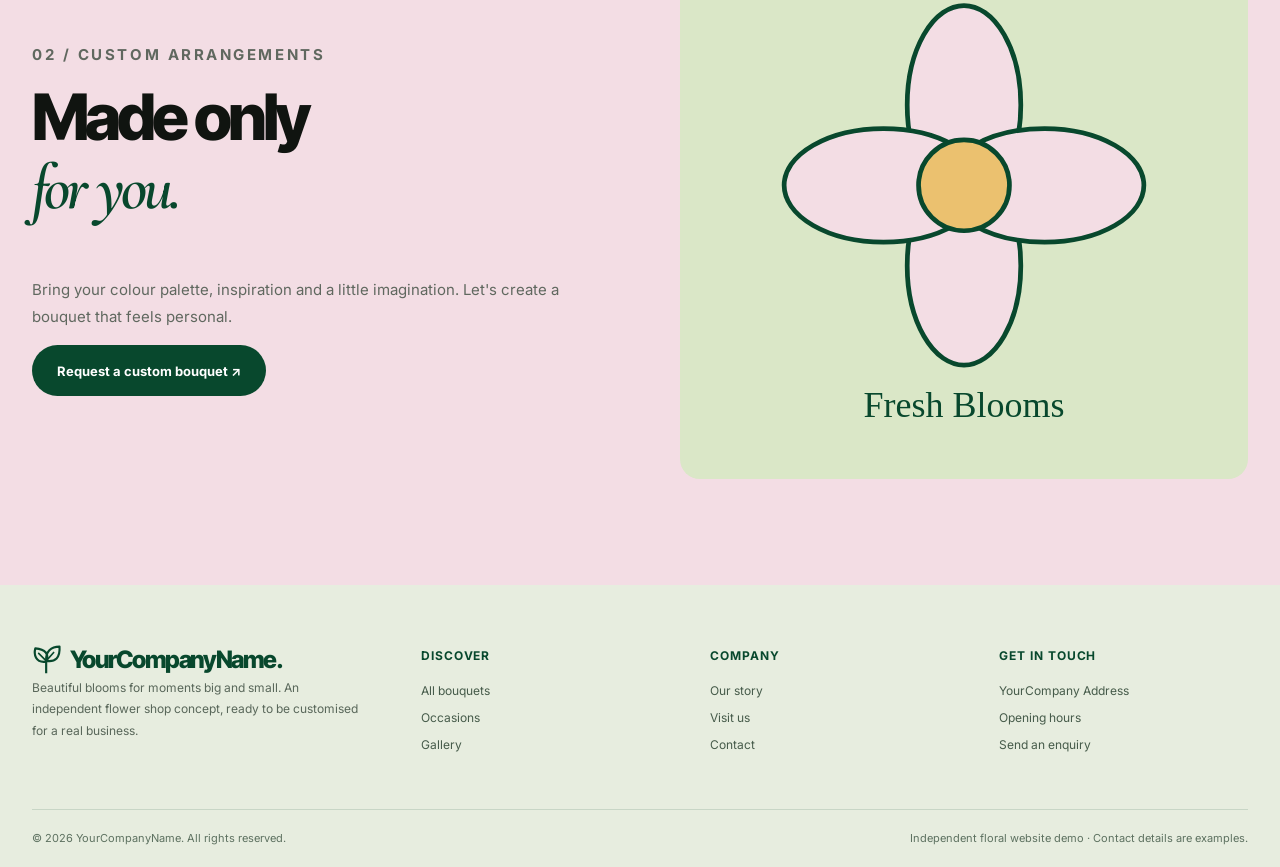
<file: occasions.html>
<!doctype html>
<html lang="en">
<head>
  <meta charset="utf-8">
  <meta name="viewport" content="width=device-width, initial-scale=1, viewport-fit=cover">
  <meta name="theme-color" content="#F5F8EF">
  <meta name="description" content="Explore flowers for birthdays, weddings, romantic moments and celebrations.">
  <title>Occasions | YourCompanyName Flowers</title>
  <link rel="preconnect" href="https://fonts.googleapis.com">
  <link rel="preconnect" href="https://fonts.gstatic.com" crossorigin>
  <link rel="preconnect" href="https://images.unsplash.com">
  <link rel="stylesheet" href="style.css">
  <script src="script.js" defer></script>
</head>
<body data-page="occasions">
  <header id="siteHeader"></header>

  <main id="main">
    <section class="page-hero split container">
      <div>
        <p class="eyebrow">Something worth celebrating / 02</p>
        <h1>Flowers for all<br><em class="serif">of life's moments.</em></h1>
        <p>Birthdays, new beginnings, kind gestures and everything in between. Find the blooms to match the feeling.</p>
        <a href="bouquets.html" class="btn btn-primary">Browse all flowers ↗</a>
      </div>
      <img
        class="hero-image"
        src="https://images.unsplash.com/photo-1525310072745-f49212b5ac6d?auto=format&fit=crop&w=900&h=1100&q=80"
        alt="Soft flowers for special occasions"
        fetchpriority="high"
      >
    </section>

    <section class="section container">
      <div class="section-heading reveal">
        <div>
          <p class="eyebrow">01 / Pick your moment</p>
          <h2>Made for <em class="serif">meaning.</em></h2>
        </div>
        <p>A thoughtful gift always says more. Choose your moment to explore suitable bouquets.</p>
      </div>

      <div class="occasion-grid">
        <a class="occasion-card" href="bouquets.html?category=romance">
          <img
            src="https://images.unsplash.com/photo-1490750967868-88aa4486c946?auto=format&fit=crop&w=850&h=1000&q=78"
            loading="lazy" alt="Romantic flowers"
          >
          <div class="occasion-copy">
            <span class="eyebrow">I adore you</span>
            <h3>Love & romance</h3>
            <p>Explore flowers ↗</p>
          </div>
        </a>

        <a class="occasion-card" href="bouquets.html?category=celebration">
          <img
            src="https://images.unsplash.com/photo-1519378058457-4c29a0a2efac?auto=format&fit=crop&w=850&h=1000&q=78"
            loading="lazy" alt="Bright bouquets"
          >
          <div class="occasion-copy">
            <span class="eyebrow">A little surprise</span>
            <h3>Birthday & joy</h3>
            <p>Explore flowers ↗</p>
          </div>
        </a>

        <a class="occasion-card" href="bouquets.html?category=wedding">
          <img
            src="https://images.unsplash.com/photo-1487530811176-3780de880c2d?auto=format&fit=crop&w=850&h=1000&q=78"
            loading="lazy" alt="Wedding flowers"
          >
          <div class="occasion-copy">
            <span class="eyebrow">The big day</span>
            <h3>Wedding flowers</h3>
            <p>Explore flowers ↗</p>
          </div>
        </a>
      </div>
    </section>

    <section class="section" style="background:var(--pink)">
      <div class="container feature-split">
        <div class="reveal">
          <p class="eyebrow">02 / Custom arrangements</p>
          <h2 class="display">Made only<br><em class="serif">for you.</em></h2>
          <p>Bring your colour palette, inspiration and a little imagination. Let's create a bouquet that feels personal.</p>
          <a class="btn btn-primary" href="contact.html?topic=custom">Request a custom bouquet ↗</a>
        </div>
        <img
          src="https://images.unsplash.com/photo-1494336934272-f0efcedfc8a1?auto=format&fit=crop&w=850&h=1100&q=78"
          loading="lazy"
          alt="Custom floral bouquet"
        >
      </div>
    </section>
  </main>

  <footer id="siteFooter"></footer>
  <dialog id="flowerDialog" aria-label="Flower details"></dialog>
</body>
</html>
</file>
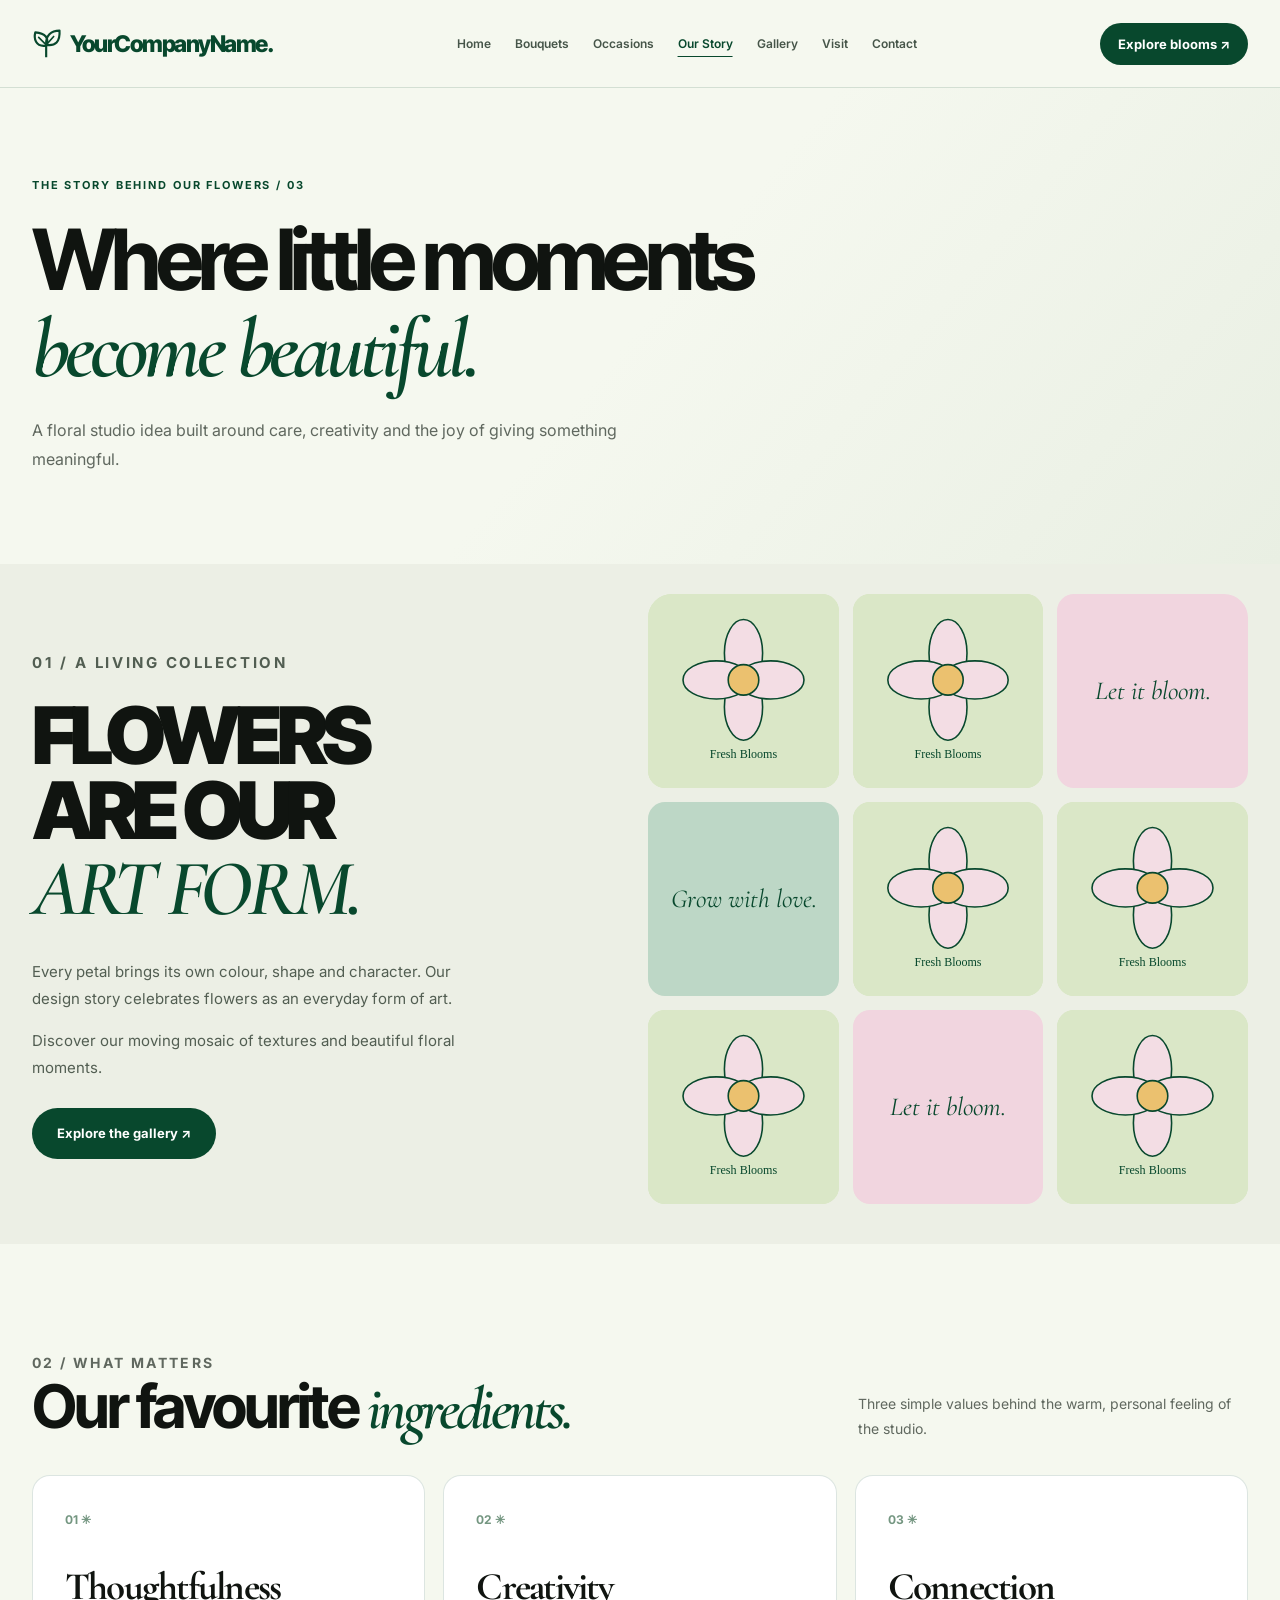
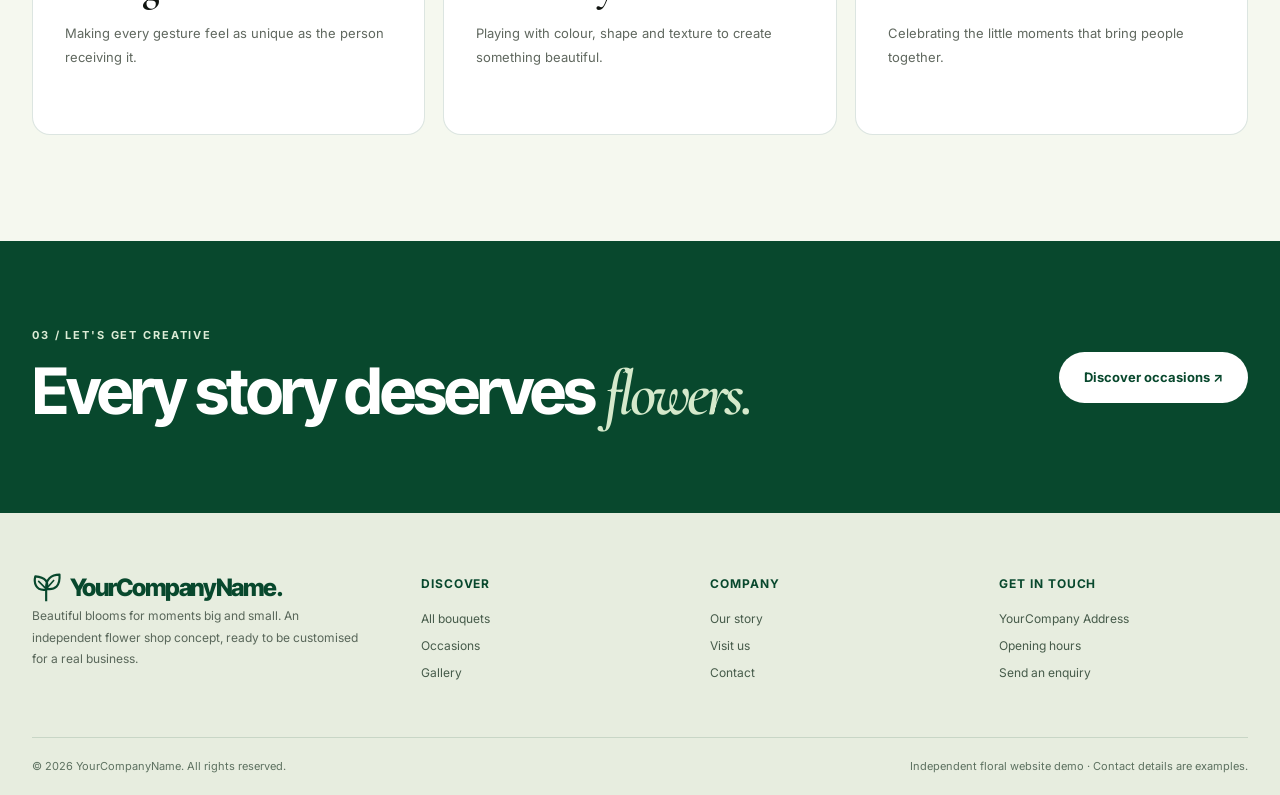
<file: story.html>
<!doctype html>
<html lang="en">
<head>
  <meta charset="utf-8">
  <meta name="viewport" content="width=device-width, initial-scale=1, viewport-fit=cover">
  <meta name="theme-color" content="#F5F8EF">
  <meta name="description" content="Discover the inspiration behind YourCompanyName, an independent floral boutique concept.">
  <title>Our Story | YourCompanyName Flowers</title>
  <link rel="preconnect" href="https://fonts.googleapis.com">
  <link rel="preconnect" href="https://fonts.gstatic.com" crossorigin>
  <link rel="preconnect" href="https://images.unsplash.com">
  <link rel="stylesheet" href="style.css">
  <script src="script.js" defer></script>
</head>
<body data-page="story">
  <header id="siteHeader"></header>

  <main id="main">
    <section class="page-hero">
      <div class="container">
        <p class="eyebrow">The story behind our flowers / 03</p>
        <h1>Where little moments<br><em class="serif">become beautiful.</em></h1>
        <p>A floral studio idea built around care, creativity and the joy of giving something meaningful.</p>
      </div>
    </section>

    <section class="editorial-section">
      <div class="container editorial-layout">
        <div class="editorial-copy reveal">
          <p class="eyebrow">01 / A living collection</p>
          <h2>Flowers<br>are our<br><em class="serif">art form.</em></h2>
          <p>Every petal brings its own colour, shape and character. Our design story celebrates flowers as an everyday form of art.</p>
          <p>Discover our moving mosaic of textures and beautiful floral moments.</p>
          <a class="btn btn-primary" href="gallery.html">Explore the gallery ↗</a>
        </div>

        <div class="mosaic" data-mosaic aria-label="Flower photograph mosaic"></div>
      </div>
    </section>

    <section class="section container">
      <div class="section-heading">
        <div>
          <p class="eyebrow">02 / What matters</p>
          <h2>Our favourite <em class="serif">ingredients.</em></h2>
        </div>
        <p>Three simple values behind the warm, personal feeling of the studio.</p>
      </div>

      <div class="value-grid">
        <article class="value-card reveal">
          <span class="value-num">01 ✳</span>
          <h3>Thoughtfulness</h3>
          <p>Making every gesture feel as unique as the person receiving it.</p>
        </article>

        <article class="value-card reveal">
          <span class="value-num">02 ✳</span>
          <h3>Creativity</h3>
          <p>Playing with colour, shape and texture to create something beautiful.</p>
        </article>

        <article class="value-card reveal">
          <span class="value-num">03 ✳</span>
          <h3>Connection</h3>
          <p>Celebrating the little moments that bring people together.</p>
        </article>
      </div>
    </section>

    <section class="bottom-cta">
      <div class="container">
        <div>
          <p class="eyebrow light">03 / Let's get creative</p>
          <h2>Every story deserves <span class="serif">flowers.</span></h2>
        </div>
        <a href="occasions.html" class="btn btn-white">Discover occasions ↗</a>
      </div>
    </section>
  </main>

  <footer id="siteFooter"></footer>
  <dialog id="flowerDialog" aria-label="Flower details"></dialog>
</body>
</html>
</file>
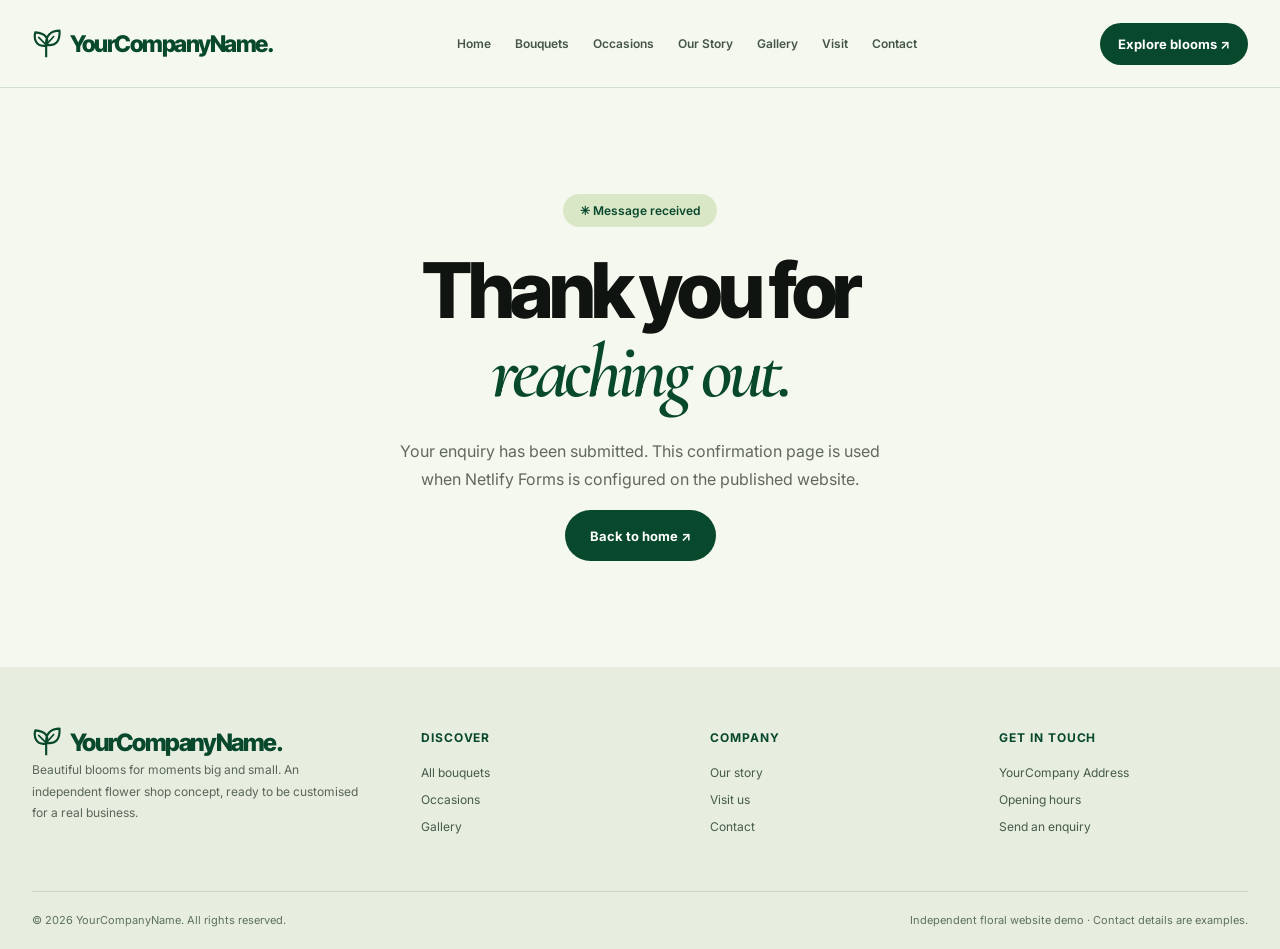
<file: thanks.html>
<!doctype html>
<html lang="en">
<head>
  <meta charset="utf-8">
  <meta name="viewport" content="width=device-width, initial-scale=1, viewport-fit=cover">
  <meta name="theme-color" content="#F5F8EF">
  <meta name="description" content="Thank you for contacting YourCompanyName.">
  <title>Thank You | YourCompanyName Flowers</title>
  <link rel="preconnect" href="https://fonts.googleapis.com">
  <link rel="preconnect" href="https://fonts.gstatic.com" crossorigin>
  <link rel="stylesheet" href="style.css">
  <script src="script.js" defer></script>
</head>
<body data-page="thanks">
  <header id="siteHeader"></header>

  <main id="main">
    <section class="section container"
             style="min-height:55vh;text-align:center;display:flex;flex-direction:column;align-items:center;justify-content:center">

      <span class="pill">✳ Message received</span>

      <h1 class="display" style="margin:25px 0">
        Thank you for<br>
        <em class="serif">reaching out.</em>
      </h1>

      <p style="color:var(--muted);max-width:500px">
        Your enquiry has been submitted. This confirmation page is used
        when Netlify Forms is configured on the published website.
      </p>

      <a class="btn btn-primary" href="index.html">
        Back to home ↗
      </a>
    </section>
  </main>

  <footer id="siteFooter"></footer>
  <dialog id="flowerDialog" aria-label="Flower details"></dialog>
</body>
</html>
</file>
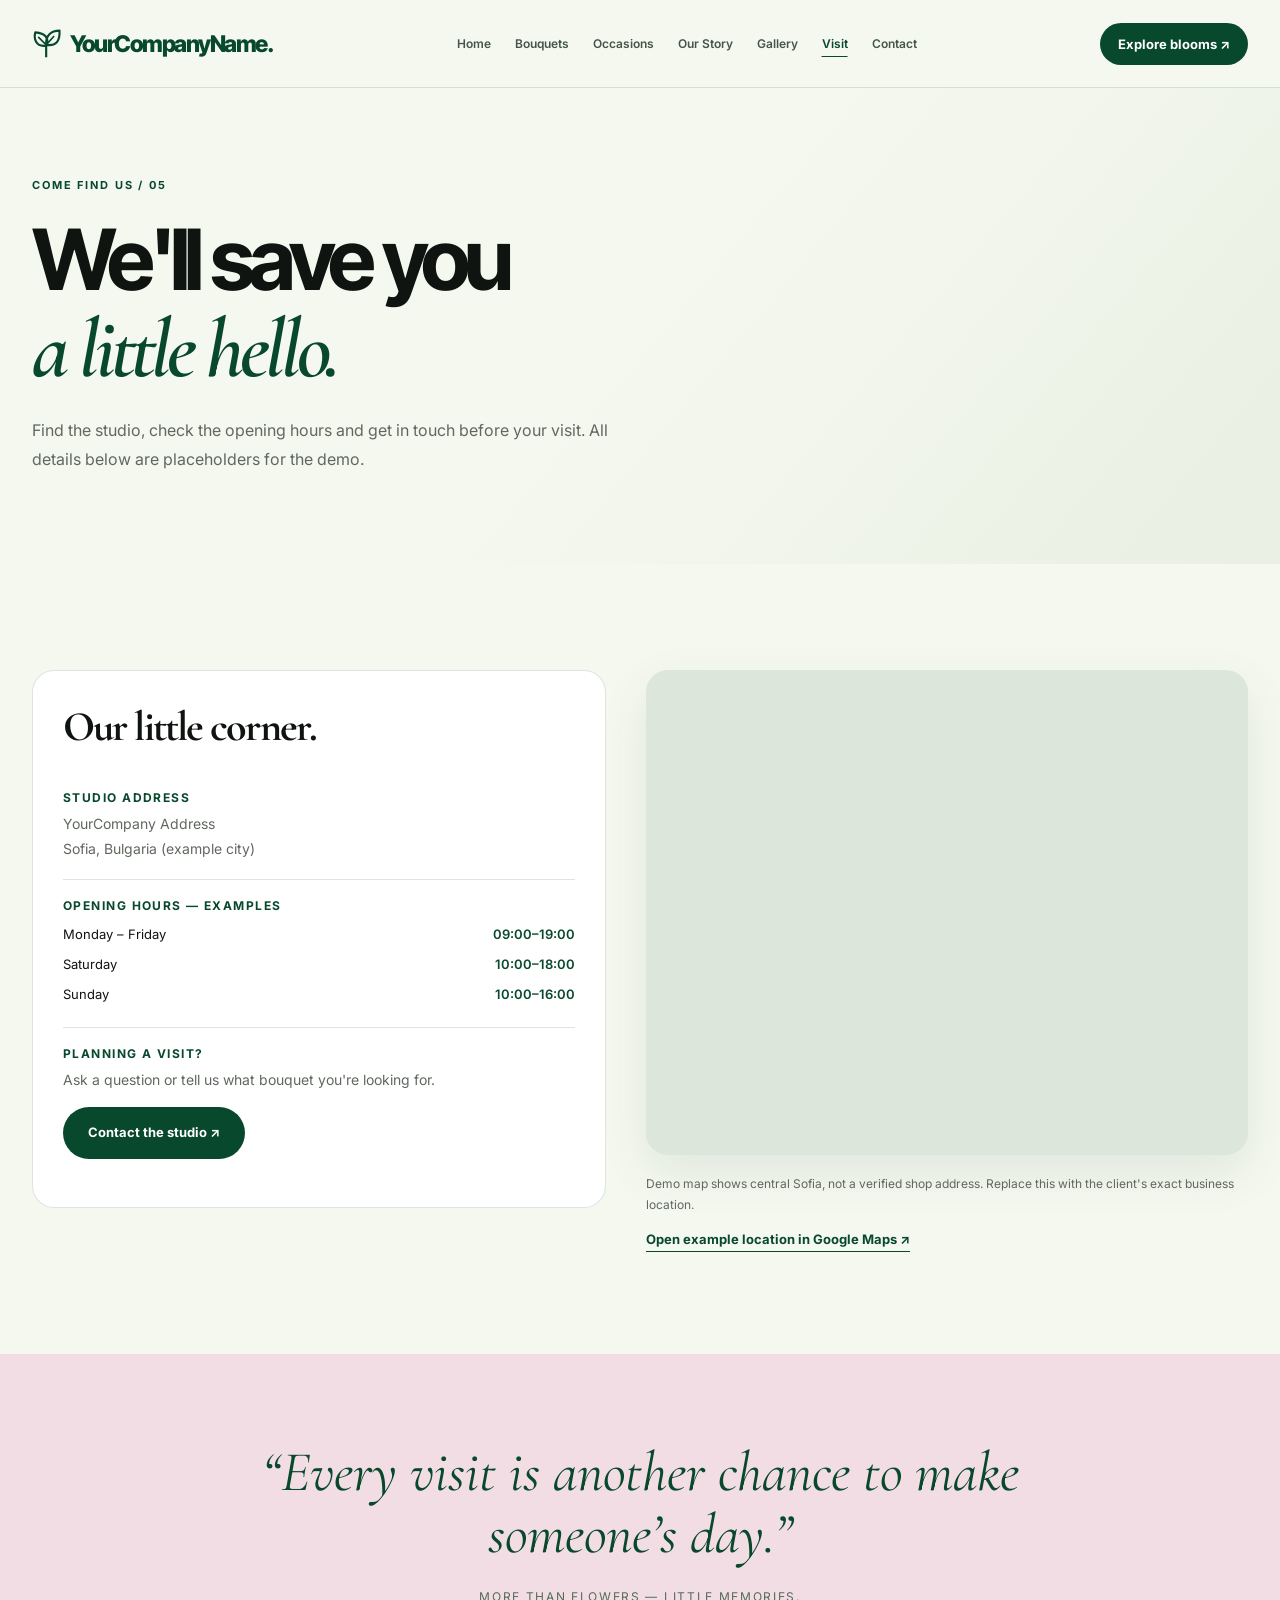
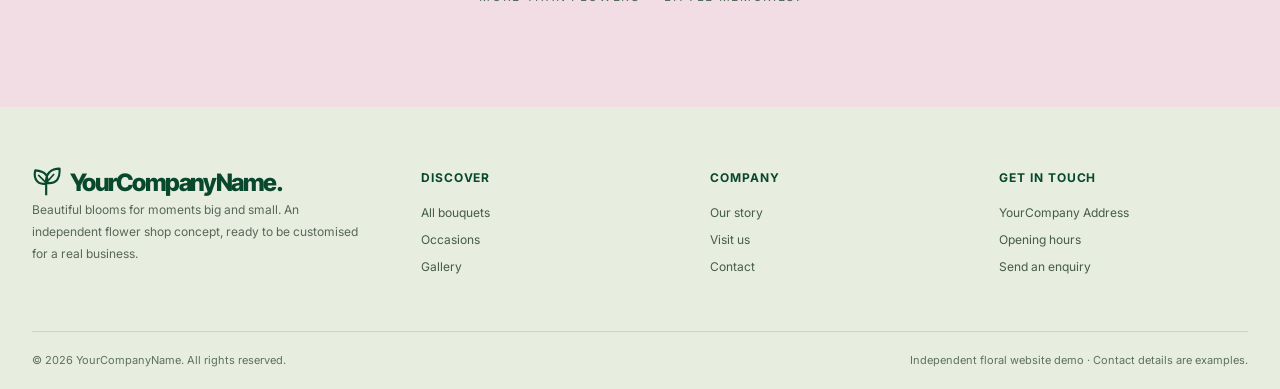
<file: visit.html>
<!doctype html>
<html lang="en">
<head>
  <meta charset="utf-8">
  <meta name="viewport" content="width=device-width, initial-scale=1, viewport-fit=cover">
  <meta name="theme-color" content="#F5F8EF">
  <meta name="description" content="Find our example location, opening hours and contact information.">
  <title>Visit | YourCompanyName Flowers</title>
  <link rel="preconnect" href="https://fonts.googleapis.com">
  <link rel="preconnect" href="https://fonts.gstatic.com" crossorigin>
  <link rel="stylesheet" href="style.css">
  <script src="script.js" defer></script>
</head>
<body data-page="visit">
  <header id="siteHeader"></header>

  <main id="main">
    <section class="page-hero">
      <div class="container">
        <p class="eyebrow">Come find us / 05</p>
        <h1>We'll save you<br><em class="serif">a little hello.</em></h1>
        <p>Find the studio, check the opening hours and get in touch before your visit. All details below are placeholders for the demo.</p>
      </div>
    </section>

    <section class="section container">
      <div class="visit-grid">
        <div class="visit-panel reveal">
          <h2>Our little corner.</h2>

          <div class="visit-line">
            <strong>Studio address</strong>
            <p>YourCompany Address<br>Sofia, Bulgaria (example city)</p>
          </div>

          <div class="visit-line">
            <strong>Opening hours — examples</strong>
            <table class="hours">
              <tr><td>Monday – Friday</td><td>09:00–19:00</td></tr>
              <tr><td>Saturday</td><td>10:00–18:00</td></tr>
              <tr><td>Sunday</td><td>10:00–16:00</td></tr>
            </table>
          </div>

          <div class="visit-line">
            <strong>Planning a visit?</strong>
            <p>Ask a question or tell us what bouquet you're looking for.</p>

            <p style="margin-top:15px">
              <a href="contact.html" class="btn btn-primary">
                Contact the studio ↗
              </a>
            </p>
          </div>
        </div>

        <div>
          <iframe
            class="map-frame"
            loading="lazy"
            referrerpolicy="no-referrer-when-downgrade"
            title="Map showing central Sofia as an example location"
            src="https://maps.google.com/maps?q=Sofia%2C%20Bulgaria&z=12&output=embed"
          ></iframe>

          <p class="map-caption">
            Demo map shows central Sofia, not a verified shop address.
            Replace this with the client's exact business location.
          </p>

          <a class="text-link"
             href="https://www.google.com/maps/search/?api=1&query=Sofia%2C%20Bulgaria"
             target="_blank" rel="noopener noreferrer">
            Open example location in Google Maps ↗
          </a>
        </div>
      </div>
    </section>

    <section class="quote-strip">
      <blockquote>“Every visit is another chance to make someone’s day.”</blockquote>
      <p>More than flowers — little memories.</p>
    </section>
  </main>

  <footer id="siteFooter"></footer>
  <dialog id="flowerDialog" aria-label="Flower details"></dialog>
</body>
</html>
</file>
<file: style.css>
@import url('https://fonts.googleapis.com/css2?family=Caveat:wght@600;700&family=Cormorant+Garamond:wght@500;600;700&family=Inter+Tight:wght@600;700;800;900&family=Inter:wght@400;500;600;700&display=swap');

:root {
  --paper:#F5F8EF;
  --forest:#08482D;
  --ink:#101410;
  --mint:#DAE7C7;
  --muted:#60685f;
  --cream:#FFF9F4;
  --pink:#F3DDE4;
  --line:rgba(8,72,45,.14);
  --shadow:0 18px 50px rgba(14,63,39,.09);
  --head:'Inter Tight',Inter,sans-serif;
  --serif:'Cormorant Garamond',Georgia,serif;
  --body:Inter,Arial,sans-serif;
  --hand:Caveat,cursive;
}

*{box-sizing:border-box}
html{scroll-behavior:smooth;scroll-padding-top:90px}
body{margin:0;background:var(--paper);color:var(--ink);font-family:var(--body);-webkit-font-smoothing:antialiased}
body.menu-open{overflow:hidden}
img{max-width:100%;display:block}
a{color:inherit;text-decoration:none}
button,input,textarea,select{font:inherit}
button{cursor:pointer}
button,a{-webkit-tap-highlight-color:transparent}
button:disabled{cursor:wait;opacity:.65}
:focus-visible{outline:3px solid #b16e72;outline-offset:3px}
h1,h2,h3,p{margin-top:0}
h1,h2,h3{letter-spacing:-.045em}
h1,h2{font-family:var(--head)}
p{line-height:1.8}

.container{width:min(1240px,calc(100% - 64px));margin:auto}
.eyebrow{font-size:11px;letter-spacing:.17em;font-weight:700;text-transform:uppercase;color:var(--forest)}
.eyebrow.light{color:#dcecd6}
.display{font-size:clamp(48px,6vw,90px);font-weight:800;letter-spacing:-.06em;line-height:1.02}
.serif{font-family:var(--serif);font-weight:600;font-style:italic;letter-spacing:-.06em;color:var(--forest)}
.section{padding:106px 0}
.section-heading{display:flex;align-items:end;justify-content:space-between;gap:30px;margin-bottom:34px}
.section-heading h2{font-size:clamp(36px,4.7vw,65px);line-height:1.07;margin-bottom:0}
.section-heading p{max-width:390px;margin:0;color:var(--muted);font-size:14px}

.btn{display:inline-flex;align-items:center;justify-content:center;gap:13px;min-height:51px;padding:13px 24px;border:1px solid transparent;border-radius:50px;font-size:13px;font-weight:700;transition:transform .2s,background .2s,border-color .2s}
.btn:hover{transform:translateY(-3px)}
.btn-primary{color:white;background:var(--forest)}
.btn-primary:hover{background:#06351f}
.btn-outline{border-color:var(--forest);background:transparent;color:var(--forest)}
.btn-outline:hover{background:var(--mint)}
.btn-white{background:white;color:var(--forest)}
.text-link{font-size:13px;font-weight:700;color:var(--forest);border-bottom:1px solid currentColor;padding-bottom:4px}
.pill{display:inline-flex;align-items:center;gap:8px;padding:9px 17px;border-radius:50px;background:var(--mint);color:var(--forest);font-size:12px;font-weight:600}
.leafmark{width:30px;height:34px;flex:0 0 auto}

.site-header{height:88px;position:sticky;top:0;z-index:50;background:rgba(245,248,239,.95);backdrop-filter:blur(16px);border-bottom:1px solid var(--line)}
.header-inner{height:100%;display:flex;align-items:center;justify-content:space-between;gap:20px}
.logo{display:flex;align-items:center;gap:8px;font-family:var(--head);font-size:23px;font-weight:800;letter-spacing:-.065em;color:var(--forest);white-space:nowrap}
.nav-links{display:flex;gap:24px;align-items:center}
.nav-links a{font-size:12px;font-weight:600;color:#465549;transition:color .2s}
.nav-links a:hover,.nav-links a.active{color:var(--forest);text-decoration:underline;text-underline-offset:8px}
.header-actions{display:flex;align-items:center;gap:10px}
.header-actions .btn{min-height:42px;padding:9px 17px}
.menu-toggle{display:none;align-items:center;justify-content:center;flex-direction:column;gap:5px;width:44px;height:44px;background:transparent;border:1px solid var(--line);border-radius:50%;color:var(--forest)}
.menu-toggle span{width:19px;height:2px;background:currentColor;transition:transform .2s}
.menu-toggle[aria-expanded=true] span:first-child{transform:translateY(3.5px) rotate(45deg)}
.menu-toggle[aria-expanded=true] span:last-child{transform:translateY(-3.5px) rotate(-45deg)}

.hero-main{position:relative;overflow:hidden;padding:58px 0 48px;min-height:760px;background:var(--paper)}
.hero-top{position:relative;text-align:center;z-index:3}
.hero-top h1{font-size:clamp(58px,7vw,105px);line-height:.99;max-width:1050px;margin:22px auto 23px;font-weight:800;letter-spacing:-.058em}
.hero-top h1 .line{display:block}
.hero-top .intro{max-width:670px;margin:0 auto;color:var(--muted);font-size:17px;line-height:1.75}
.hero-top .pill{font-size:14px;padding:11px 20px}
.hand-note{position:absolute;z-index:4;color:var(--forest);font:600 31px/1 var(--hand);pointer-events:none}
.note-right{right:4%;top:147px;transform:rotate(11deg)}
.note-left{left:9%;top:200px;font-size:43px;transform:rotate(-15deg)}
.note-bottom{left:28%;bottom:34px;transform:rotate(-12deg)}
.doodle{position:absolute;inset:0;width:100%;height:100%;pointer-events:none;z-index:2}
.doodle path{stroke:var(--forest);fill:none;stroke-width:2.8;stroke-linejoin:round;stroke-linecap:round}

.arc-band{position:relative;width:100%;height:350px;margin:28px 0 0;overflow:hidden;cursor:grab;touch-action:pan-y;user-select:none}
.arc-band.dragging{cursor:grabbing}
.arc-desktop{position:absolute;inset:0}
.arc-card{position:absolute;display:block;overflow:hidden;border:0;padding:0;background:#dfebe0;color:white;transform-origin:center;backface-visibility:hidden}
.arc-card img{width:100%;height:100%;object-fit:cover;object-position:center 46%;pointer-events:none}
.arc-card:after{content:'';position:absolute;inset:44% 0 0;background:linear-gradient(transparent,rgba(5,35,21,.48));pointer-events:none}
.arc-card .arc-name{position:absolute;z-index:1;right:15px;bottom:21px;font-size:12px;font-weight:700;text-align:right;text-shadow:0 1px 8px #0009}
.arc-card .arc-bubble{position:absolute;z-index:1;left:14px;bottom:16px;display:grid;place-items:center;width:34px;height:34px;border-radius:50%;background:#ffffff55;border:1px solid #ffffff88;backdrop-filter:blur(7px);font-size:18px}
.arc-mobile{display:none}
.hero-bottom{position:relative;display:flex;align-items:center;justify-content:center;margin-top:2px;z-index:3}
.dashed-cta{padding:7px;border:1.5px dashed var(--forest);border-radius:60px}
.dashed-cta .btn{min-height:54px}
.hero-mini{position:absolute;right:6%;top:13px;font-size:12px;color:var(--muted)}

.ticker{overflow:hidden;background:var(--forest);color:white;padding:17px 0}
.ticker-run{display:flex;width:max-content;animation:marquee 29s linear infinite}
.ticker-group{display:flex;align-items:center;gap:38px;padding-right:38px;flex:0 0 auto}
.ticker-group span{white-space:nowrap;font-size:12px;font-weight:700;letter-spacing:.13em;text-transform:uppercase}
.ticker-group b{color:#e1cba5;font-weight:400;font-size:18px}
@keyframes marquee{to{transform:translateX(-50%)}}

.product-grid{display:grid;grid-template-columns:repeat(4,minmax(0,1fr));gap:18px}
.product-card{min-width:0;background:#fffdf8;border:1px solid var(--line);border-radius:19px;overflow:hidden;transition:transform .3s,box-shadow .3s}
.product-card:hover{transform:translateY(-6px);box-shadow:var(--shadow)}
.product-photo{display:block;position:relative;border:0;padding:0;width:100%;aspect-ratio:4/4.8;overflow:hidden;background:linear-gradient(135deg,#f2e5e1,#e1ede0)}
.product-photo img{height:100%;width:100%;object-fit:cover;transition:transform .6s}
.product-photo:hover img{transform:scale(1.05)}
.product-tag{position:absolute;top:13px;left:13px;background:#ffffffd9;border-radius:40px;padding:6px 10px;font-size:10px;color:var(--forest);font-weight:700}
.product-info{padding:15px 15px 17px}
.product-info h3{font-family:var(--serif);font-size:28px;letter-spacing:-.025em;margin:2px 0 4px}
.product-info p{font-size:12px;color:var(--muted);margin-bottom:12px;line-height:1.6}
.product-info .detail-row{display:flex;align-items:center;justify-content:space-between;gap:10px}
.product-info .detail-row span{font-size:11px;color:var(--forest);font-weight:700}
.round-btn{width:36px;height:36px;border:1px solid var(--forest);border-radius:50%;background:var(--forest);color:white;font-size:19px}
.round-btn:hover{background:#17613e}

.editorial-section{background:#ecefe5;overflow:hidden}
.editorial-layout{display:grid;grid-template-columns:1fr 1.04fr;gap:40px;align-items:center;min-height:680px}
.editorial-copy{padding:70px 0}
.editorial-copy h2{font-size:clamp(55px,6.2vw,95px);line-height:.95;font-weight:900;letter-spacing:-.075em;margin:22px 0 30px;text-transform:uppercase}
.editorial-copy p{color:#525e52;font-size:15px;max-width:470px}
.editorial-copy .btn{margin-top:12px}
.mosaic{position:relative;display:grid;grid-template-columns:repeat(3,minmax(0,1fr));gap:14px;height:620px;overflow:hidden;border-radius:24px}
.mosaic-col{position:relative;overflow:hidden}
.mosaic-track{display:flex;flex-direction:column;animation:mosaic-up 18s linear infinite}
.mosaic-col:nth-child(2) .mosaic-track{animation:mosaic-down 19s linear infinite}
.mosaic-col:nth-child(3) .mosaic-track{animation-duration:21s}
.mosaic-group{display:flex;flex-direction:column;gap:14px;padding-bottom:14px}
.mosaic-tile{height:194px;border-radius:17px;overflow:hidden;background:var(--mint)}
.mosaic-tile img{width:100%;height:100%;object-fit:cover}
.mosaic-tile.color-tile{display:flex;align-items:center;justify-content:center;padding:15px;text-align:center;font-family:var(--serif);font-size:26px;font-style:italic;color:var(--forest);background:#f1d5df}
.mosaic-tile.color-tile.green{background:#bdd7c6}
.mosaic-tile.color-tile.yellow{background:#f0e2aa}
@keyframes mosaic-up{to{transform:translateY(-50%)}}
@keyframes mosaic-down{from{transform:translateY(-50%)}to{transform:translateY(0)}}
.mosaic.paused .mosaic-track{animation-play-state:paused}

.occasion-grid{display:grid;grid-template-columns:repeat(3,1fr);gap:19px}
.occasion-card{position:relative;min-height:405px;border-radius:22px;overflow:hidden;background:#e0e8dc}
.occasion-card img{position:absolute;inset:0;width:100%;height:100%;object-fit:cover;transition:transform .6s}
.occasion-card:hover img{transform:scale(1.06)}
.occasion-card:after{content:'';position:absolute;inset:40% 0 0;background:linear-gradient(transparent,rgba(4,27,17,.65))}
.occasion-card .occasion-copy{position:absolute;z-index:1;left:25px;right:25px;bottom:24px;color:white}
.occasion-copy .eyebrow{color:#ebf5e7}
.occasion-copy h3{font-family:var(--serif);font-size:43px;line-height:1;margin:10px 0 9px}
.occasion-copy p{font-size:13px;line-height:1.5;margin:0}
.section-actions{text-align:center;margin-top:32px}
.quote-strip{padding:88px 20px;background:var(--pink);text-align:center}
.quote-strip blockquote{font-family:var(--serif);font-style:italic;font-size:clamp(31px,4.4vw,65px);line-height:1.1;color:var(--forest);max-width:900px;margin:0 auto 20px}
.quote-strip p{color:#526c5a;font-size:12px;letter-spacing:.14em;text-transform:uppercase}
.bottom-cta{background:var(--forest);color:white;padding:85px 0}
.bottom-cta .container{display:flex;align-items:center;justify-content:space-between;gap:25px}
.bottom-cta h2{font-size:clamp(36px,5vw,70px);line-height:1.06;margin:10px 0 0}
.bottom-cta .serif{color:#d5e9cb}

.page-hero{padding:88px 0 74px;background:linear-gradient(130deg,#f5f8ef 50%,#e9efe3 100%)}
.page-hero.split{display:grid;grid-template-columns:1fr .85fr;align-items:center;gap:40px}
.page-hero h1{font-size:clamp(55px,6.6vw,95px);line-height:1.02;letter-spacing:-.067em;margin:20px 0 24px}
.page-hero p:not(.eyebrow){font-size:16px;color:var(--muted);max-width:590px}
.hero-image{height:460px;width:100%;border-radius:220px 220px 16px 16px;object-fit:cover}
.filter-bar{display:flex;flex-wrap:wrap;gap:10px;margin-bottom:32px}
.filter-btn{border:1px solid var(--line);background:white;color:var(--forest);border-radius:50px;padding:11px 18px;font-size:12px;font-weight:700}
.filter-btn:hover,.filter-btn[aria-pressed=true]{color:white;background:var(--forest)}
.info-note{margin-top:30px;color:var(--muted);font-size:12px}
.feature-split{display:grid;grid-template-columns:1fr 1fr;align-items:center;gap:80px}
.feature-split img{width:100%;height:520px;object-fit:cover;border-radius:20px}
.feature-split h2{font-size:clamp(40px,5vw,70px);line-height:1.07}
.feature-split p{color:var(--muted);font-size:15px}
.value-grid{display:grid;grid-template-columns:repeat(3,1fr);gap:18px}
.value-card{border-radius:18px;background:white;border:1px solid var(--line);padding:32px;min-height:260px}
.value-card .value-num{font-weight:700;font-size:12px;color:#749681}
.value-card h3{font-family:var(--serif);font-size:39px;margin:35px 0 12px}
.value-card p{font-size:13px;color:var(--muted)}

.gallery-grid{display:grid;grid-template-columns:repeat(4,1fr);grid-auto-flow:dense;gap:16px}
.gallery-button{display:block;position:relative;width:100%;height:260px;border:0;padding:0;overflow:hidden;border-radius:17px;background:#e5eee0}
.gallery-button:nth-child(5n+1){grid-row:span 2;height:536px}
.gallery-button:nth-child(7n+3){grid-column:span 2}
.gallery-button img{height:100%;width:100%;object-fit:cover;transition:transform .5s}
.gallery-button:hover img{transform:scale(1.05)}
.gallery-button:after{content:'↗';position:absolute;right:14px;bottom:14px;display:grid;place-items:center;width:36px;height:36px;border-radius:50%;background:#fffc;color:var(--forest)}

.visit-grid{display:grid;grid-template-columns:1fr 1.05fr;gap:40px;align-items:start}
.visit-panel{background:white;border-radius:22px;padding:30px;border:1px solid var(--line)}
.visit-panel h2{font-family:var(--serif);font-size:42px;margin:0 0 20px}
.visit-line{padding:18px 0;border-bottom:1px solid var(--line)}
.visit-line:last-child{border:0}
.visit-line strong{display:block;font-size:12px;text-transform:uppercase;letter-spacing:.12em;color:var(--forest);margin-bottom:6px}
.visit-line p{margin:0;font-size:14px;color:var(--muted)}
.hours{width:100%;border-collapse:collapse}
.hours td{padding:7px 0;font-size:13px}
.hours td:last-child{text-align:right;color:var(--forest);font-weight:600}
.map-frame{width:100%;height:485px;border:0;border-radius:22px;background:#dce6db;box-shadow:var(--shadow)}
.map-caption{color:var(--muted);font-size:12px;margin-top:14px}

.contact-grid{display:grid;grid-template-columns:.85fr 1.15fr;gap:70px;align-items:start}
.contact-panel{padding:38px;border:1px solid var(--line);border-radius:22px;background:#fffdf9}
.contact-panel h2{font-family:var(--serif);font-size:45px}
.contact-panel label{display:block;margin:0 0 7px;color:var(--forest);font-size:12px;font-weight:700}
.contact-panel input,.contact-panel textarea,.contact-panel select{display:block;width:100%;padding:14px;border:1px solid #bdcbbb;border-radius:9px;background:white;color:var(--ink);font-size:14px}
.contact-panel textarea{resize:vertical;min-height:145px}
.form-field{margin-bottom:18px}
.form-status{color:var(--forest);font-size:13px;min-height:20px}
.sr-only{position:absolute!important;width:1px;height:1px;padding:0;margin:-1px;overflow:hidden;clip:rect(0,0,0,0);white-space:nowrap;border:0}
.contact-side-image{height:340px;border-radius:21px;object-fit:cover;margin-top:28px}
.faq{border-top:1px solid var(--line)}
.faq details{border-bottom:1px solid var(--line);padding:20px 0}
.faq summary{cursor:pointer;color:var(--forest);font-size:16px;font-weight:600}
.faq p{color:var(--muted);font-size:14px;margin:12px 0 0}

.site-footer{background:#e7eddf;padding:58px 0 22px}
.footer-top{display:grid;grid-template-columns:1.4fr repeat(3,1fr);gap:40px}
.footer-top .logo{font-size:24px}
.footer-top p{font-size:12px;color:#59675a;max-width:330px}
.footer-top h3{font-size:12px;letter-spacing:.08em;text-transform:uppercase;color:var(--forest);font-family:var(--body);margin:5px 0 20px}
.footer-top a:not(.logo){display:block;font-size:12px;margin-bottom:12px;color:#465b4a}
.footer-top a:hover{text-decoration:underline}
.footer-bottom{border-top:1px solid var(--line);margin-top:45px;padding-top:21px;display:flex;justify-content:space-between;gap:20px;font-size:11px;color:#5d7160}
.to-top{position:fixed;z-index:45;bottom:22px;right:22px;width:43px;height:43px;border:0;border-radius:50%;color:white;background:var(--forest);opacity:0;pointer-events:none;transform:translateY(14px);transition:opacity .2s,transform .2s}
.to-top.visible{opacity:1;pointer-events:auto;transform:translateY(0)}
.dialog{border:0;padding:0;border-radius:23px;max-width:min(820px,calc(100% - 32px));width:100%;max-height:90dvh;background:#fffdf8;color:var(--ink);box-shadow:0 30px 90px #071e1760}
.dialog::backdrop{background:#09281bc2;backdrop-filter:blur(5px)}
.dialog-inner{position:relative;padding:29px}
.dialog-close{position:absolute;z-index:2;top:15px;right:15px;width:38px;height:38px;border:0;border-radius:50%;background:white;color:var(--forest);font-size:24px}
.dialog-body{display:grid;grid-template-columns:.9fr 1fr;gap:26px;align-items:center}
.dialog-body img{width:100%;height:380px;border-radius:14px;object-fit:cover}
.dialog-body h2{font-family:var(--serif);font-size:48px;line-height:1;margin:10px 0}
.dialog-body p{font-size:14px;color:var(--muted)}
.dialog-photo-only{width:100%;max-height:75dvh;object-fit:contain;border-radius:10px}
.dialog-toolbar{display:flex;align-items:center;justify-content:space-between;gap:10px;margin-top:14px}
.dialog-toolbar button{border:1px solid var(--line);border-radius:30px;background:white;color:var(--forest);padding:9px 17px}
.js .reveal{opacity:0;transform:translateY(28px);transition:opacity .75s,transform .75s}
.js .reveal.show{opacity:1;transform:none}

@media(max-width:1100px){
  .nav-links{gap:14px}
  .logo{font-size:20px}
  .product-grid{grid-template-columns:repeat(3,minmax(0,1fr))}
  .gallery-grid{grid-template-columns:repeat(3,1fr)}
  .editorial-layout{gap:25px}
  .mosaic{height:550px}
}

@media(max-width:820px){
  .container{width:min(680px,calc(100% - 36px))}
  .site-header{height:72px}
  .logo{font-size:20px}
  .nav-links{position:absolute;top:72px;left:0;right:0;background:var(--paper);border-bottom:1px solid var(--line);box-shadow:0 18px 28px #0b39201c;padding:12px 20px 25px;display:none;flex-direction:column;align-items:stretch;gap:0}
  .nav-links.open{display:flex}
  .nav-links a{font-size:15px;padding:14px 4px;border-bottom:1px solid var(--line)}
  .header-actions .btn{display:none}
  .menu-toggle{display:flex}
  .hero-main{min-height:0;padding:47px 0 45px}
  .hero-top h1{font-size:clamp(42px,8.7vw,68px);line-height:1.05;margin:20px auto}
  .hero-top .intro{font-size:14px;max-width:540px;padding:0 4px}
  .hero-top .pill{font-size:12px;padding:8px 12px}
  .doodle,.note-left,.note-right{display:none}
  .note-bottom{display:block;bottom:9px;left:10%;font-size:24px}
  .arc-band{height:306px;cursor:auto;margin:28px 0 12px;overflow:visible}
  .arc-desktop{display:none}
  .arc-mobile{display:flex;gap:12px;align-items:center;overflow-x:auto;overscroll-behavior-inline:contain;scrollbar-width:none;padding:0 18px;height:100%;scroll-behavior:auto;touch-action:pan-x;scroll-snap-type:x proximity}
  .arc-mobile::-webkit-scrollbar{display:none}
  .arc-mobile .arc-card{position:relative!important;transform:none!important;clip-path:none!important;flex:0 0 210px;width:210px!important;height:292px!important;border-radius:17px;scroll-snap-align:start}
  .arc-mobile .arc-card img{object-fit:contain;background:#e9e9e1}
  .arc-mobile .arc-card .arc-name{font-size:12px}
  .hero-bottom{margin-top:0}
  .hero-mini{display:none}
  .section{padding:72px 0}
  .section-heading{display:block}
  .section-heading p{margin-top:18px}
  .section-heading h2{font-size:clamp(38px,8vw,57px)}
  .product-grid{grid-template-columns:repeat(2,minmax(0,1fr));gap:12px}
  .product-info h3{font-size:26px}
  .editorial-layout{grid-template-columns:1fr;gap:0;min-height:0}
  .editorial-copy{padding:73px 0 25px}
  .editorial-copy h2{font-size:clamp(60px,12vw,100px)}
  .mosaic{height:420px;margin-bottom:65px;gap:10px}
  .mosaic-group{gap:10px;padding-bottom:10px}
  .mosaic-tile{height:150px;border-radius:12px}
  .mosaic-tile.color-tile{font-size:22px}
  .occasion-grid{grid-template-columns:1fr 1fr}
  .occasion-card{min-height:360px}
  .bottom-cta .container{display:block}
  .bottom-cta .btn{margin-top:28px}
  .page-hero{padding:60px 0}
  .page-hero.split{grid-template-columns:1fr}
  .page-hero h1{font-size:clamp(48px,10vw,78px)}
  .hero-image{height:420px;max-width:550px}
  .feature-split,.visit-grid,.contact-grid{grid-template-columns:1fr;gap:30px}
  .feature-split img{height:390px}
  .gallery-grid{grid-template-columns:repeat(2,1fr)}
  .gallery-button:nth-child(7n+3){grid-column:auto}
  .footer-top{grid-template-columns:1fr 1fr}
  .footer-bottom{flex-direction:column}
  .contact-side-image{height:320px}
}

@media(max-width:500px){
  .logo{font-size:17px}
  .leafmark{width:26px}
  .hero-main{padding-top:40px}
  .hero-top h1{font-size:clamp(39px,10vw,53px)}
  .hero-top .intro{font-size:13px;padding:0 15px}
  .hero-top .pill{font-size:10px}
  .arc-band{height:280px;margin-top:22px}
  .arc-mobile .arc-card{flex-basis:192px;width:192px!important;height:262px!important}
  .note-bottom{display:none}
  .ticker{padding:12px 0}
  .ticker-group{gap:22px;padding-right:22px}
  .ticker-group span{font-size:10px}
  .section-heading h2{font-size:40px}
  .product-grid{grid-template-columns:1fr 1fr;gap:10px}
  .product-info{padding:12px}
  .product-info h3{font-size:24px}
  .product-info p{font-size:11px}
  .product-photo{aspect-ratio:3/4}
  .round-btn{width:33px;height:33px}
  .occasion-grid{grid-template-columns:1fr}
  .occasion-card{min-height:390px}
  .mosaic{height:350px;gap:8px}
  .mosaic-group{gap:8px;padding-bottom:8px}
  .mosaic-tile{height:125px}
  .mosaic-tile.color-tile{font-size:17px}
  .page-hero p:not(.eyebrow){font-size:14px}
  .page-hero h1{font-size:51px}
  .hero-image{height:310px}
  .gallery-grid{gap:10px}
  .gallery-button{height:190px}
  .gallery-button:nth-child(5n+1){height:390px}
  .value-grid{grid-template-columns:1fr}
  .feature-split img{height:310px}
  .visit-panel{padding:24px}
  .map-frame{height:370px}
  .contact-panel{padding:24px}
  .footer-top{grid-template-columns:1fr 1fr;gap:25px}
  .footer-top>div:first-child{grid-column:1/-1}
  .dialog-body{grid-template-columns:1fr}
  .dialog-body img{height:250px}
  .dialog-body h2{font-size:38px}
  .dialog-inner{padding:18px}
  .dialog-toolbar{flex-wrap:wrap}
}

@media(max-width:365px){
  .product-grid{grid-template-columns:1fr}
  .product-photo{aspect-ratio:5/4}
  .logo{font-size:16px}
  .hero-top h1{font-size:37px}
  .footer-top{grid-template-columns:1fr}
  .footer-top>div:first-child{grid-column:auto}
}

@media(prefers-reduced-motion:reduce){
  *,*:before,*:after{
    animation-duration:.01ms!important;
    animation-iteration-count:1!important;
    transition-duration:.01ms!important;
    scroll-behavior:auto!important;
  }
  .js .reveal{opacity:1;transform:none}
  .mosaic-track{animation:none!important}
}
</file>
